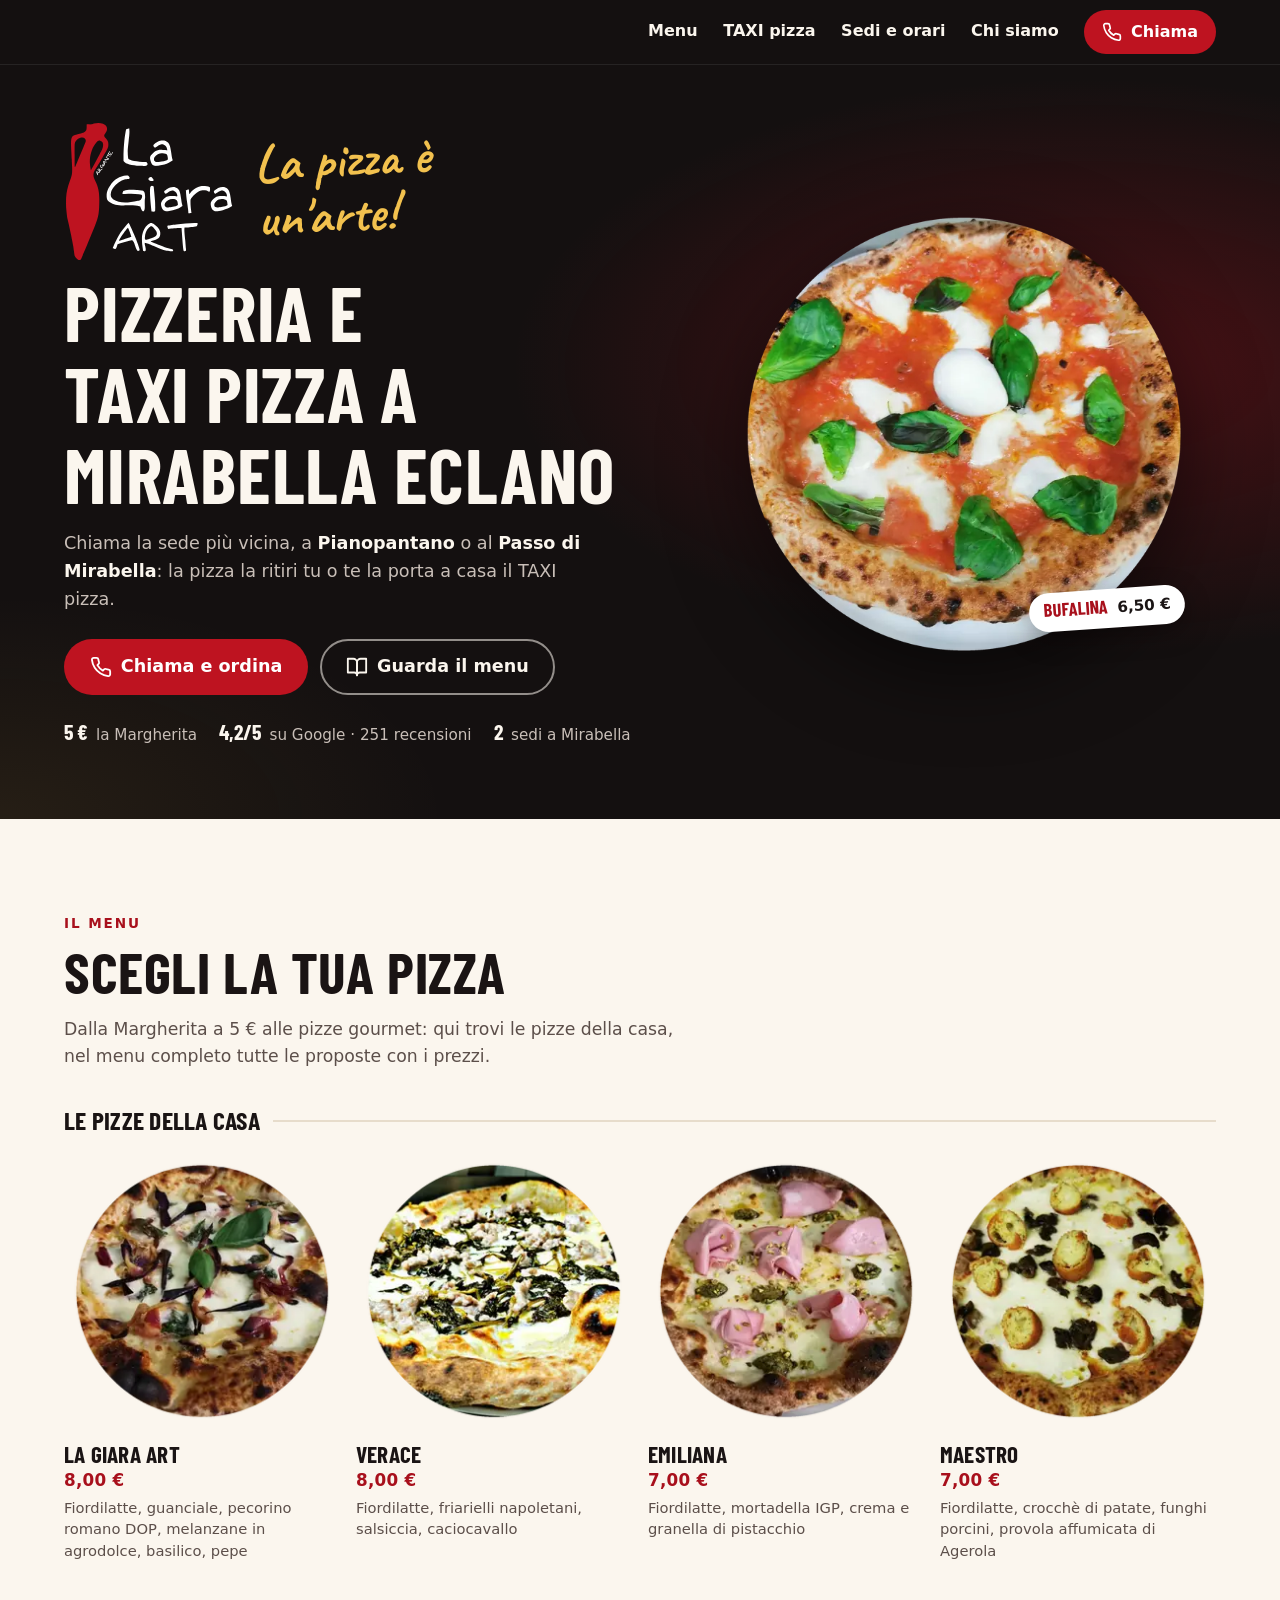
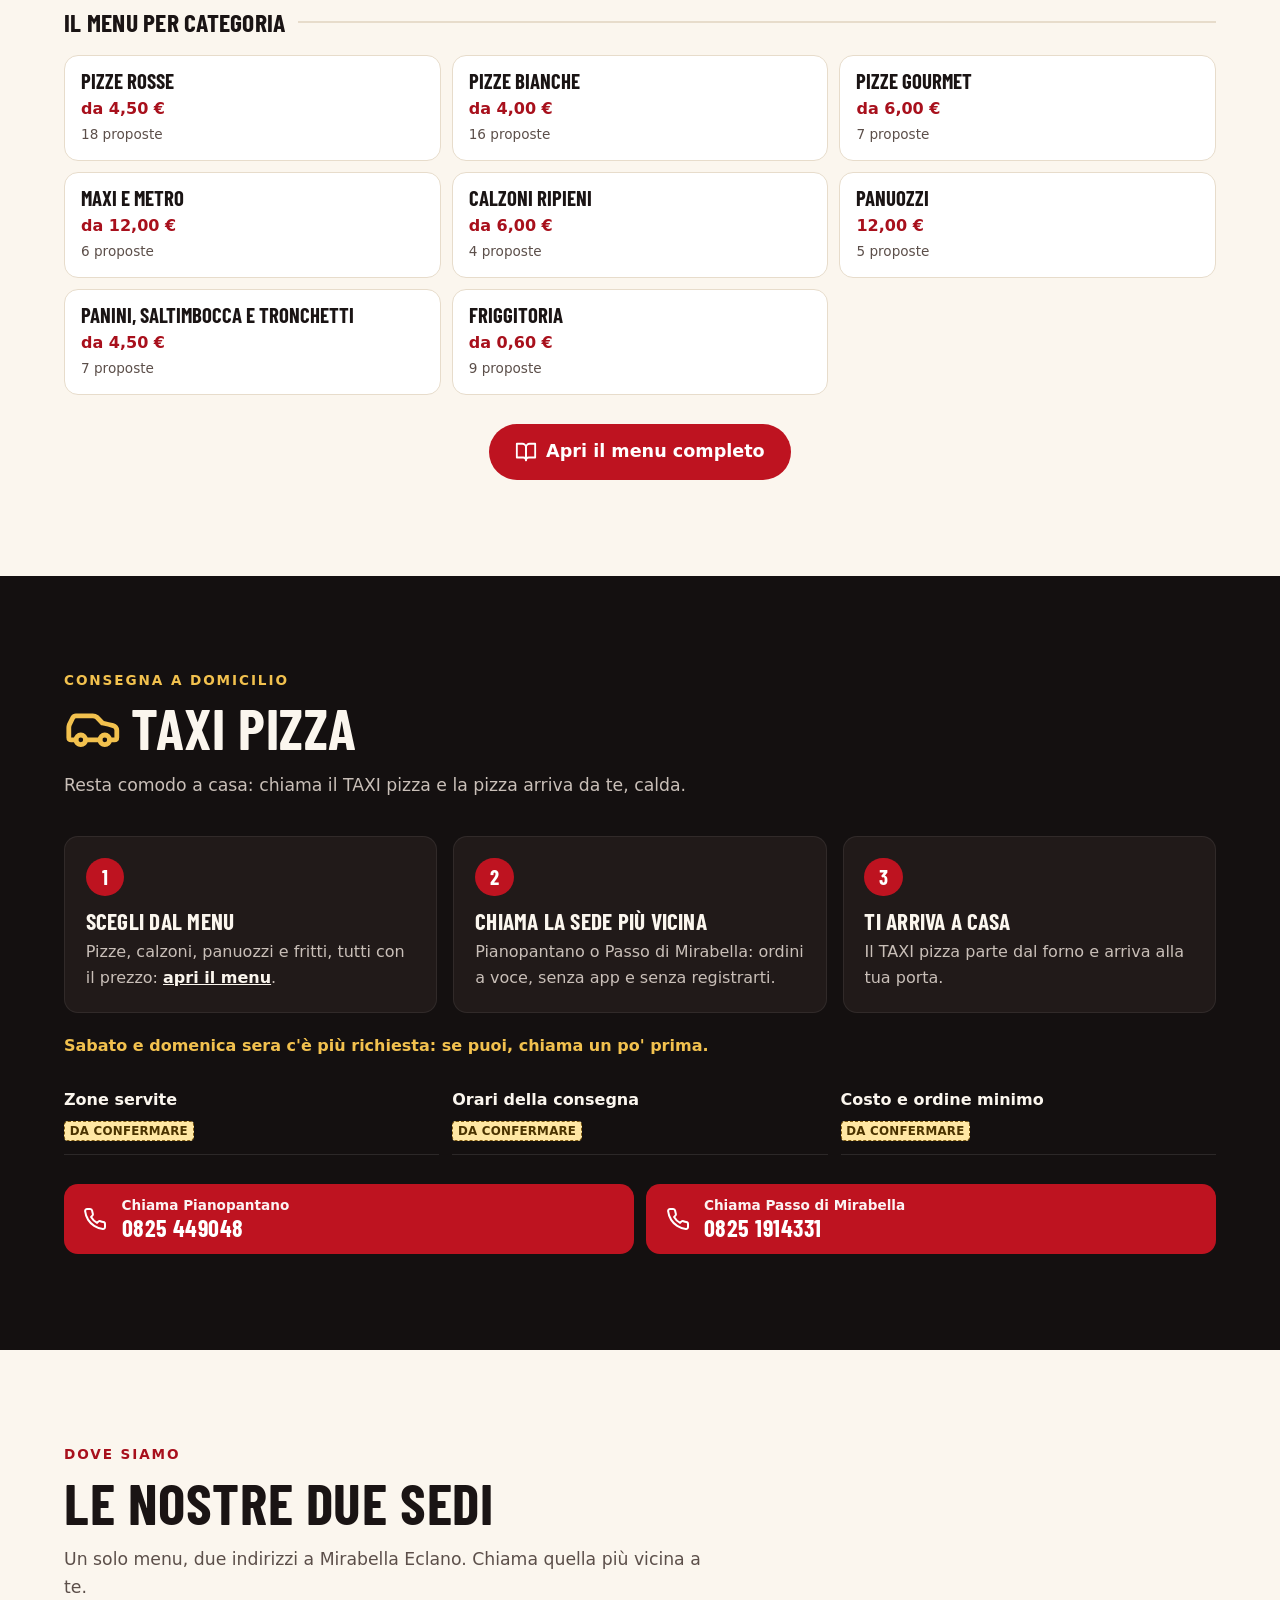
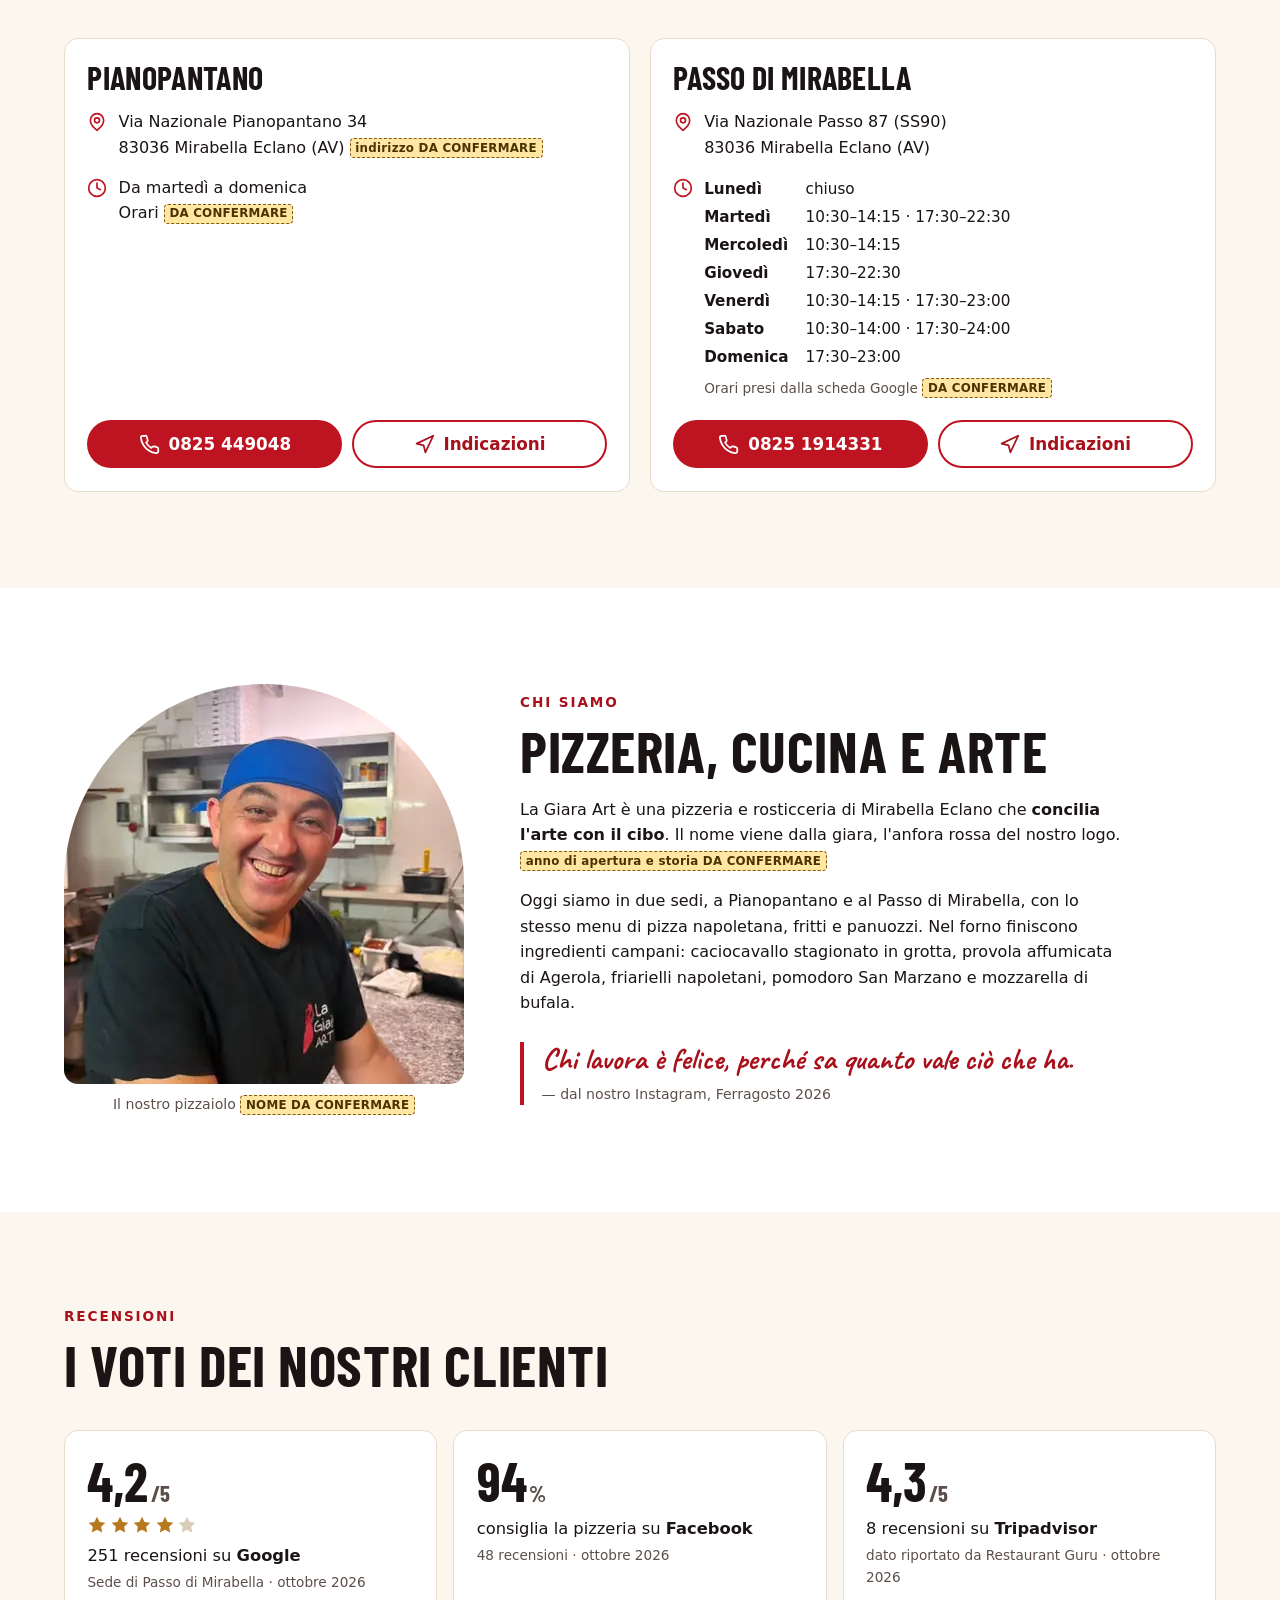
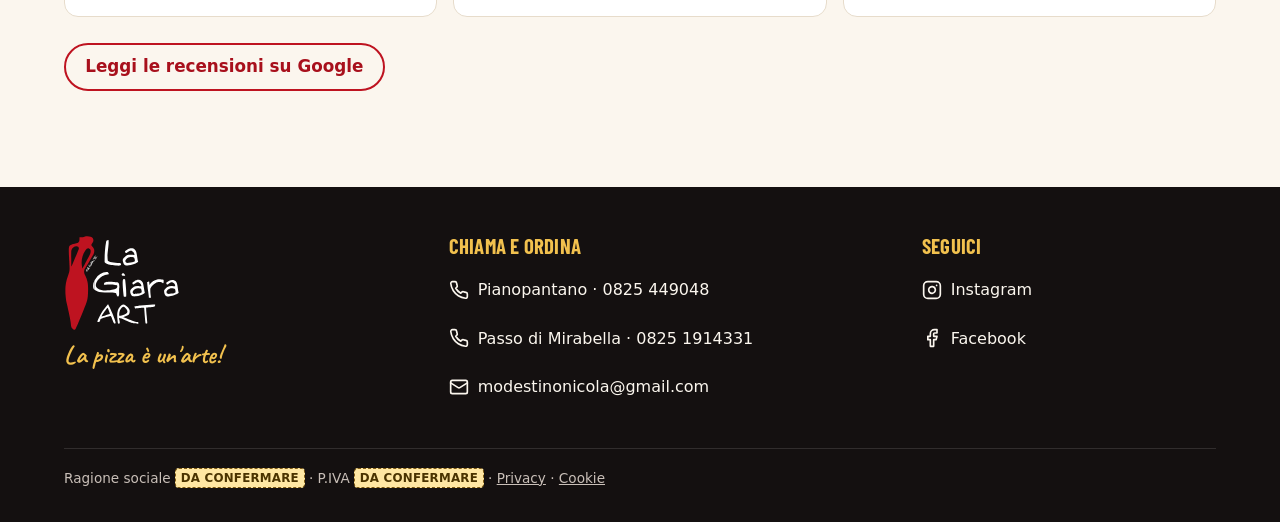
<file: index.html>
<!doctype html>
<html lang="it">
<head>
  <meta charset="utf-8">
  <meta name="viewport" content="width=device-width, initial-scale=1">
  <title>La Giara Art · Pizzeria e TAXI pizza a Mirabella Eclano (AV)</title>
  <meta name="description" content="Pizza napoletana, friggitoria e panuozzi a Pianopantano e al Passo di Mirabella. Guarda il menu con i prezzi e chiama per l'asporto o la consegna a domicilio con il TAXI pizza.">
  <!-- BOZZA: rimuovere noindex alla messa online -->
  <meta name="robots" content="noindex, nofollow">
  <!-- Dominio DA CONFERMARE -->
  <link rel="canonical" href="https://www.lagiaraart.it/">
  <meta name="theme-color" content="#141010">

  <meta property="og:type" content="website">
  <meta property="og:locale" content="it_IT">
  <meta property="og:site_name" content="La Giara Art Pizzeria">
  <meta property="og:title" content="La Giara Art · La pizza è un'arte!">
  <meta property="og:description" content="Pizzeria e TAXI pizza a Mirabella Eclano: Pianopantano 0825 449048 · Passo di Mirabella 0825 1914331.">
  <meta property="og:url" content="https://www.lagiaraart.it/">
  <meta property="og:image" content="https://www.lagiaraart.it/img/og-giara.jpg">
  <meta property="og:image:width" content="1200">
  <meta property="og:image:height" content="630">
  <meta property="og:image:alt" content="Logo La Giara Art e pizza bufalina">
  <meta name="twitter:card" content="summary_large_image">

  <link rel="icon" href="favicon.svg" type="image/svg+xml">
  <link rel="preload" href="fonts/barlow-condensed-700-latin.woff2" as="font" type="font/woff2" crossorigin>
  <link rel="preload" as="image" type="image/webp" fetchpriority="high"
        imagesrcset="img/pizza-bufalina-400.webp 400w, img/pizza-bufalina-640.webp 640w, img/pizza-bufalina-900.webp 900w"
        imagesizes="(min-width: 900px) 460px, 66vw">
  <link rel="stylesheet" href="style.css">
  <script>document.documentElement.className = 'js';</script>

  <script type="application/ld+json">
  {
    "@context": "https://schema.org",
    "@graph": [
      {
        "@type": "Restaurant",
        "@id": "https://www.lagiaraart.it/#brand",
        "name": "La Giara Art Pizzeria",
        "alternateName": "La Giara Art",
        "slogan": "La pizza è un'arte!",
        "url": "https://www.lagiaraart.it/",
        "logo": "https://www.lagiaraart.it/img/logo-giara.svg",
        "image": "https://www.lagiaraart.it/img/og-giara.jpg",
        "email": "modestinonicola@gmail.com",
        "telephone": "+390825449048",
        "servesCuisine": ["Pizza", "Pizza napoletana", "Friggitoria"],
        "priceRange": "€",
        "acceptsReservations": "False",
        "address": {
          "@type": "PostalAddress",
          "streetAddress": "Via Nazionale Pianopantano 34",
          "postalCode": "83036",
          "addressLocality": "Mirabella Eclano",
          "addressRegion": "AV",
          "addressCountry": "IT"
        },
        "sameAs": [
          "https://www.instagram.com/la_giara_art_pizzeria/",
          "https://www.facebook.com/pizzerialagiaraart"
        ],
        "hasMenu": "https://www.lagiaraart.it/menu.html",
        "department": [
          { "@id": "https://www.lagiaraart.it/#pianopantano" },
          { "@id": "https://www.lagiaraart.it/#passo" }
        ]
      },
      {
        "@type": "Restaurant",
        "@id": "https://www.lagiaraart.it/#pianopantano",
        "name": "La Giara Art Pizzeria · Pianopantano",
        "url": "https://www.lagiaraart.it/#sedi",
        "telephone": "+390825449048",
        "servesCuisine": "Pizza",
        "priceRange": "€",
        "hasMenu": "https://www.lagiaraart.it/menu.html",
        "address": {
          "@type": "PostalAddress",
          "streetAddress": "Via Nazionale Pianopantano 34",
          "postalCode": "83036",
          "addressLocality": "Mirabella Eclano",
          "addressRegion": "AV",
          "addressCountry": "IT"
        }
      },
      {
        "@type": "Restaurant",
        "@id": "https://www.lagiaraart.it/#passo",
        "name": "La Giara Art Pizzeria · Passo di Mirabella",
        "url": "https://www.lagiaraart.it/#sedi",
        "telephone": "+3908251914331",
        "servesCuisine": "Pizza",
        "priceRange": "€",
        "hasMenu": "https://www.lagiaraart.it/menu.html",
        "address": {
          "@type": "PostalAddress",
          "streetAddress": "Via Nazionale Passo 87 (SS90)",
          "postalCode": "83036",
          "addressLocality": "Mirabella Eclano",
          "addressRegion": "AV",
          "addressCountry": "IT"
        },
        "geo": { "@type": "GeoCoordinates", "latitude": 41.0549209, "longitude": 15.0167925 }
      }
    ]
  }
  </script>
</head>
<body>
  <!-- Icone (stile Lucide) -->
  <svg width="0" height="0" style="position:absolute" aria-hidden="true">
    <symbol id="i-phone" viewBox="0 0 24 24"><path d="M22 16.92v3a2 2 0 0 1-2.18 2 19.8 19.8 0 0 1-8.63-3.07 19.5 19.5 0 0 1-6-6A19.8 19.8 0 0 1 2.12 4.18 2 2 0 0 1 4.11 2h3a2 2 0 0 1 2 1.72c.13.96.36 1.9.7 2.81a2 2 0 0 1-.45 2.11L8.09 9.91a16 16 0 0 0 6 6l1.27-1.27a2 2 0 0 1 2.11-.45c.9.34 1.85.57 2.81.7A2 2 0 0 1 22 16.92z"/></symbol>
    <symbol id="i-pin" viewBox="0 0 24 24"><path d="M20 10c0 6-8 12-8 12s-8-6-8-12a8 8 0 0 1 16 0Z"/><circle cx="12" cy="10" r="3"/></symbol>
    <symbol id="i-clock" viewBox="0 0 24 24"><circle cx="12" cy="12" r="10"/><path d="M12 6v6l4 2"/></symbol>
    <symbol id="i-car" viewBox="0 0 24 24"><path d="M19 17h2c.6 0 1-.4 1-1v-3c0-.9-.7-1.7-1.5-1.9C18.7 10.6 16 10 16 10s-1.3-1.4-2.2-2.3c-.5-.4-1.1-.7-1.8-.7H5c-.6 0-1.1.4-1.4.9l-1.4 2.9A3.7 3.7 0 0 0 2 12v4c0 .6.4 1 1 1h2"/><circle cx="7" cy="17" r="2"/><path d="M9 17h6"/><circle cx="17" cy="17" r="2"/></symbol>
    <symbol id="i-book" viewBox="0 0 24 24"><path d="M2 3h6a4 4 0 0 1 4 4v14a3 3 0 0 0-3-3H2z"/><path d="M22 3h-6a4 4 0 0 0-4 4v14a3 3 0 0 1 3-3h7z"/></symbol>
    <symbol id="i-nav" viewBox="0 0 24 24"><path d="M3 11l19-9-9 19-2-8-8-2z"/></symbol>
    <symbol id="i-chev" viewBox="0 0 24 24"><path d="m6 9 6 6 6-6"/></symbol>
    <symbol id="i-x" viewBox="0 0 24 24"><path d="M18 6 6 18M6 6l12 12"/></symbol>
    <symbol id="i-ig" viewBox="0 0 24 24"><rect x="2" y="2" width="20" height="20" rx="5"/><path d="M16 11.37A4 4 0 1 1 12.63 8 4 4 0 0 1 16 11.37z"/><path d="M17.5 6.5h.01"/></symbol>
    <symbol id="i-fb" viewBox="0 0 24 24"><path d="M18 2h-3a5 5 0 0 0-5 5v3H7v4h3v8h4v-8h3l1-4h-4V7a1 1 0 0 1 1-1h3z"/></symbol>
    <symbol id="i-mail" viewBox="0 0 24 24"><rect x="2" y="4" width="20" height="16" rx="2"/><path d="m22 7-8.97 5.7a1.94 1.94 0 0 1-2.06 0L2 7"/></symbol>
    <symbol id="i-star" viewBox="0 0 24 24"><path fill="currentColor" stroke="none" d="M12 2l3.09 6.26L22 9.27l-5 4.87 1.18 6.88L12 17.77l-6.18 3.25L7 14.14 2 9.27l6.91-1.01L12 2z"/></symbol>
    <symbol id="i-qr" viewBox="0 0 24 24"><rect x="3" y="3" width="7" height="7" rx="1"/><rect x="14" y="3" width="7" height="7" rx="1"/><rect x="3" y="14" width="7" height="7" rx="1"/><path d="M14 14h3v3h-3zM20 14v.01M14 20h.01M17 20h4v-3"/></symbol>
  </svg>

  <a class="skip" href="#hero-title">Vai al contenuto</a>

  <header class="top">
    <div class="wrap top__in">
      <a class="top__logo" href="#" aria-label="La Giara Art, torna su">
        <img src="img/logo-giara-light.svg" width="58" height="48" alt="La Giara Art">
      </a>
      <nav class="top__nav" aria-label="Sezioni">
        <a href="menu.html">Menu</a>
        <a href="#taxi">TAXI pizza</a>
        <a href="#sedi">Sedi e orari</a>
        <a href="#chi-siamo">Chi siamo</a>
      </nav>
      <a class="btn btn--red btn--sm top__call" href="#sedi" data-call>
        <svg class="i" aria-hidden="true"><use href="#i-phone"/></svg>Chiama
      </a>
    </div>
  </header>

  <main>
    <!-- 1. HERO -->
    <section class="hero" aria-labelledby="hero-title">
      <div class="wrap hero__in">
        <div class="hero__text">
          <div class="hero__brand">
            <img class="hero__logo" src="img/logo-giara-light.svg" width="170" height="141" alt="La Giara Art">
            <p class="hero__claim">La pizza è un'arte!</p>
          </div>
          <h1 id="hero-title">Pizzeria e TAXI pizza a Mirabella Eclano</h1>
          <p class="hero__lead">Chiama la sede più vicina, a <strong>Pianopantano</strong> o al <strong>Passo di Mirabella</strong>: la pizza la ritiri tu o te la porta a casa il TAXI pizza.</p>
          <div class="hero__cta">
            <a class="btn btn--red btn--lg" href="#sedi" data-call>
              <svg class="i" aria-hidden="true"><use href="#i-phone"/></svg>Chiama e ordina
            </a>
            <a class="btn btn--ghost btn--lg" href="menu.html">
              <svg class="i" aria-hidden="true"><use href="#i-book"/></svg>Guarda il menu
            </a>
          </div>
          <ul class="hero__facts">
            <li><strong data-prezzo="Margherita" data-formato="breve">5 €</strong> la Margherita</li>
            <li><strong>4,2/5</strong> su Google · 251 recensioni</li>
            <li><strong>2</strong> sedi a Mirabella</li>
          </ul>
        </div>
        <div class="hero__pic">
          <img src="img/pizza-bufalina-640.webp"
               srcset="img/pizza-bufalina-400.webp 400w, img/pizza-bufalina-640.webp 640w, img/pizza-bufalina-900.webp 900w"
               sizes="(min-width: 900px) 460px, 66vw"
               width="640" height="640" fetchpriority="high" decoding="async"
               alt="Pizza Bufalina della Giara Art con pomodoro San Marzano, mozzarella di bufala e basilico">
          <p class="hero__tag"><span>Bufalina</span> <b data-prezzo="Bufalina">6,50 €</b></p>
        </div>
      </div>
    </section>

    <!-- 2. MENU (vetrina: il menu completo è in menu.html) -->
    <section class="section menu" id="menu" aria-labelledby="menu-title">
      <div class="wrap">
        <header class="sec-head">
          <p class="eyebrow">Il menu</p>
          <h2 id="menu-title">Scegli la tua pizza</h2>
          <p class="sec-head__lead">Dalla Margherita a 5 € alle pizze gourmet: qui trovi le pizze della casa, nel menu completo tutte le proposte con i prezzi.</p>
        </header>

        <h3 class="menu__sub">Le pizze della casa</h3>
        <ul class="signature">
          <li class="sig">
            <img src="img/pizza-la-giara-art-280.webp" srcset="img/pizza-la-giara-art-280.webp 280w, img/pizza-la-giara-art-440.webp 440w" sizes="(min-width: 900px) 220px, 40vw" width="280" height="280" loading="lazy" decoding="async" alt="Pizza La Giara Art con guanciale, pecorino e melanzane in agrodolce">
            <h4>La Giara Art <span data-prezzo="La Giara Art">8,00 €</span></h4>
            <p>Fiordilatte, guanciale, pecorino romano DOP, melanzane in agrodolce, basilico, pepe</p>
          </li>
          <li class="sig">
            <img src="img/pizza-verace-280.webp" srcset="img/pizza-verace-280.webp 280w, img/pizza-verace-440.webp 440w" sizes="(min-width: 900px) 220px, 40vw" width="280" height="280" loading="lazy" decoding="async" alt="Pizza Verace con friarielli, salsiccia e caciocavallo">
            <h4>Verace <span data-prezzo="Verace">8,00 €</span></h4>
            <p>Fiordilatte, friarielli napoletani, salsiccia, caciocavallo</p>
          </li>
          <li class="sig">
            <img src="img/pizza-emiliana-280.webp" srcset="img/pizza-emiliana-280.webp 280w, img/pizza-emiliana-440.webp 440w" sizes="(min-width: 900px) 220px, 40vw" width="280" height="280" loading="lazy" decoding="async" alt="Pizza Emiliana con mortadella e pistacchio">
            <h4>Emiliana <span data-prezzo="Emiliana">7,00 €</span></h4>
            <p>Fiordilatte, mortadella IGP, crema e granella di pistacchio</p>
          </li>
          <li class="sig">
            <img src="img/pizza-maestro-280.webp" srcset="img/pizza-maestro-280.webp 280w, img/pizza-maestro-440.webp 440w" sizes="(min-width: 900px) 220px, 40vw" width="280" height="280" loading="lazy" decoding="async" alt="Pizza Maestro con crocchè di patate, porcini e provola">
            <h4>Maestro <span data-prezzo="Maestro">7,00 €</span></h4>
            <p>Fiordilatte, crocchè di patate, funghi porcini, provola affumicata di Agerola</p>
          </li>
        </ul>

        <h3 class="menu__sub">Il menu per categoria</h3>
        <ul class="cats">
<!-- MENU:vetrina -->
          <li><a class="cat" href="menu.html#m-rosse"><span class="cat__name">Pizze rosse</span><span class="cat__price">da 4,50 €</span><span class="cat__n">18 proposte</span></a></li>
          <li><a class="cat" href="menu.html#m-bianche"><span class="cat__name">Pizze bianche</span><span class="cat__price">da 4,00 €</span><span class="cat__n">16 proposte</span></a></li>
          <li><a class="cat" href="menu.html#m-gourmet"><span class="cat__name">Pizze gourmet</span><span class="cat__price">da 6,00 €</span><span class="cat__n">7 proposte</span></a></li>
          <li><a class="cat" href="menu.html#m-metro"><span class="cat__name">Maxi e metro</span><span class="cat__price">da 12,00 €</span><span class="cat__n">6 proposte</span></a></li>
          <li><a class="cat" href="menu.html#m-calzoni"><span class="cat__name">Calzoni ripieni</span><span class="cat__price">da 6,00 €</span><span class="cat__n">4 proposte</span></a></li>
          <li><a class="cat" href="menu.html#m-panuozzi"><span class="cat__name">Panuozzi</span><span class="cat__price">12,00 €</span><span class="cat__n">5 proposte</span></a></li>
          <li><a class="cat" href="menu.html#m-panini"><span class="cat__name">Panini, saltimbocca e tronchetti</span><span class="cat__price">da 4,50 €</span><span class="cat__n">7 proposte</span></a></li>
          <li><a class="cat" href="menu.html#m-friggitoria"><span class="cat__name">Friggitoria</span><span class="cat__price">da 0,60 €</span><span class="cat__n">9 proposte</span></a></li>
<!-- /MENU:vetrina -->
        </ul>
        <p class="menu__more">
          <a class="btn btn--red btn--lg" href="menu.html"><svg class="i" aria-hidden="true"><use href="#i-book"/></svg>Apri il menu completo</a>
        </p>
      </div>
    </section>

    <!-- 3. TAXI PIZZA -->
    <section class="section taxi" id="taxi" aria-labelledby="taxi-title">
      <div class="wrap">
        <header class="sec-head sec-head--dark">
          <p class="eyebrow">Consegna a domicilio</p>
          <h2 id="taxi-title"><svg class="i taxi__icon" aria-hidden="true"><use href="#i-car"/></svg>TAXI pizza</h2>
          <p class="sec-head__lead">Resta comodo a casa: chiama il TAXI pizza e la pizza arriva da te, calda.</p>
        </header>
        <ol class="steps">
          <li><span class="steps__n">1</span><h3>Scegli dal menu</h3><p>Pizze, calzoni, panuozzi e fritti, tutti con il prezzo: <a href="menu.html">apri il menu</a>.</p></li>
          <li><span class="steps__n">2</span><h3>Chiama la sede più vicina</h3><p>Pianopantano o Passo di Mirabella: ordini a voce, senza app e senza registrarti.</p></li>
          <li><span class="steps__n">3</span><h3>Ti arriva a casa</h3><p>Il TAXI pizza parte dal forno e arriva alla tua porta.</p></li>
        </ol>
        <p class="taxi__tip">Sabato e domenica sera c'è più richiesta: se puoi, chiama un po' prima.</p>
        <dl class="taxi__info">
          <div><dt>Zone servite</dt><dd><span class="tbc">DA CONFERMARE</span></dd></div>
          <div><dt>Orari della consegna</dt><dd><span class="tbc">DA CONFERMARE</span></dd></div>
          <div><dt>Costo e ordine minimo</dt><dd><span class="tbc">DA CONFERMARE</span></dd></div>
        </dl>
        <div class="callpair">
          <a class="callbtn" href="tel:+390825449048">
            <svg class="i" aria-hidden="true"><use href="#i-phone"/></svg>
            <span><small>Chiama Pianopantano</small>0825 449048</span>
          </a>
          <a class="callbtn" href="tel:+3908251914331">
            <svg class="i" aria-hidden="true"><use href="#i-phone"/></svg>
            <span><small>Chiama Passo di Mirabella</small>0825 1914331</span>
          </a>
        </div>
      </div>
    </section>

    <!-- 4. SEDI -->
    <section class="section sedi" id="sedi" aria-labelledby="sedi-title">
      <div class="wrap">
        <header class="sec-head">
          <p class="eyebrow">Dove siamo</p>
          <h2 id="sedi-title">Le nostre due sedi</h2>
          <p class="sec-head__lead">Un solo menu, due indirizzi a Mirabella Eclano. Chiama quella più vicina a te.</p>
        </header>
        <div class="sedi__grid">
          <article class="sede" id="sede-pianopantano">
            <h3>Pianopantano</h3>
            <p class="sede__row"><svg class="i" aria-hidden="true"><use href="#i-pin"/></svg><span>Via Nazionale Pianopantano 34<br>83036 Mirabella Eclano (AV) <span class="tbc">indirizzo DA CONFERMARE</span></span></p>
            <p class="sede__row"><svg class="i" aria-hidden="true"><use href="#i-clock"/></svg><span>Da martedì a domenica<br>Orari <span class="tbc">DA CONFERMARE</span></span></p>
            <div class="sede__cta">
              <a class="btn btn--red" href="tel:+390825449048"><svg class="i" aria-hidden="true"><use href="#i-phone"/></svg>0825 449048</a>
              <a class="btn btn--line" href="https://www.google.com/maps/search/?api=1&amp;query=Via+Nazionale+Pianopantano+34+83036+Mirabella+Eclano+AV" target="_blank" rel="noopener"><svg class="i" aria-hidden="true"><use href="#i-nav"/></svg>Indicazioni<span class="sr"> per Pianopantano (Google Maps)</span></a>
            </div>
          </article>
          <article class="sede" id="sede-passo">
            <h3>Passo di Mirabella</h3>
            <p class="sede__row"><svg class="i" aria-hidden="true"><use href="#i-pin"/></svg><span>Via Nazionale Passo 87 (SS90)<br>83036 Mirabella Eclano (AV)</span></p>
            <div class="sede__row"><svg class="i" aria-hidden="true"><use href="#i-clock"/></svg>
              <div>
                <table class="hours">
                  <caption class="sr">Orari della sede di Passo di Mirabella</caption>
                  <tbody>
                    <tr><th scope="row">Lunedì</th><td>chiuso</td></tr>
                    <tr><th scope="row">Martedì</th><td>10:30–14:15 · 17:30–22:30</td></tr>
                    <tr><th scope="row">Mercoledì</th><td>10:30–14:15</td></tr>
                    <tr><th scope="row">Giovedì</th><td>17:30–22:30</td></tr>
                    <tr><th scope="row">Venerdì</th><td>10:30–14:15 · 17:30–23:00</td></tr>
                    <tr><th scope="row">Sabato</th><td>10:30–14:00 · 17:30–24:00</td></tr>
                    <tr><th scope="row">Domenica</th><td>17:30–23:00</td></tr>
                  </tbody>
                </table>
                <p class="hours__src">Orari presi dalla scheda Google <span class="tbc">DA CONFERMARE</span></p>
              </div>
            </div>
            <div class="sede__cta">
              <a class="btn btn--red" href="tel:+3908251914331"><svg class="i" aria-hidden="true"><use href="#i-phone"/></svg>0825 1914331</a>
              <a class="btn btn--line" href="https://www.google.com/maps/search/?api=1&amp;query=Pizzeria+La+Giara+Passo+Eclano+SS90+87+Mirabella+Eclano" target="_blank" rel="noopener"><svg class="i" aria-hidden="true"><use href="#i-nav"/></svg>Indicazioni<span class="sr"> per Passo di Mirabella (Google Maps)</span></a>
            </div>
          </article>
        </div>
      </div>
    </section>

    <!-- 5. CHI SIAMO -->
    <section class="section about" id="chi-siamo" aria-labelledby="about-title">
      <div class="wrap about__in">
        <figure class="about__pic">
          <img src="img/pizzaiolo-400.webp" srcset="img/pizzaiolo-400.webp 400w, img/pizzaiolo-640.webp 640w" sizes="(min-width: 900px) 400px, 70vw" width="400" height="400" loading="lazy" decoding="async" alt="Il pizzaiolo della Giara Art sorride in laboratorio">
          <figcaption>Il nostro pizzaiolo <span class="tbc">NOME DA CONFERMARE</span></figcaption>
        </figure>
        <div class="about__text">
          <p class="eyebrow">Chi siamo</p>
          <h2 id="about-title">Pizzeria, cucina e arte</h2>
          <p>La Giara Art è una pizzeria e rosticceria di Mirabella Eclano che <strong>concilia l'arte con il cibo</strong>. Il nome viene dalla giara, l'anfora rossa del nostro logo. <span class="tbc">anno di apertura e storia DA CONFERMARE</span></p>
          <p>Oggi siamo in due sedi, a Pianopantano e al Passo di Mirabella, con lo stesso menu di pizza napoletana, fritti e panuozzi. Nel forno finiscono ingredienti campani: caciocavallo stagionato in grotta, provola affumicata di Agerola, friarielli napoletani, pomodoro San Marzano e mozzarella di bufala.</p>
          <blockquote class="about__quote">
            <p>Chi lavora è felice, perché sa quanto vale ciò che ha.</p>
            <footer>— dal nostro Instagram, Ferragosto 2026</footer>
          </blockquote>
        </div>
      </div>
    </section>

    <!-- 6. RECENSIONI -->
    <section class="section reviews" id="recensioni" aria-labelledby="rev-title">
      <div class="wrap">
        <header class="sec-head">
          <p class="eyebrow">Recensioni</p>
          <h2 id="rev-title">I voti dei nostri clienti</h2>
        </header>
        <ul class="scores">
          <li class="score">
            <p class="score__val">4,2<small>/5</small></p>
            <p class="score__stars" aria-hidden="true"><svg class="i"><use href="#i-star"/></svg><svg class="i"><use href="#i-star"/></svg><svg class="i"><use href="#i-star"/></svg><svg class="i"><use href="#i-star"/></svg><svg class="i i--dim"><use href="#i-star"/></svg></p>
            <p class="score__n">251 recensioni su <strong>Google</strong></p>
            <p class="score__src">Sede di Passo di Mirabella · ottobre 2026</p>
          </li>
          <li class="score">
            <p class="score__val">94<small>%</small></p>
            <p class="score__n">consiglia la pizzeria su <strong>Facebook</strong></p>
            <p class="score__src">48 recensioni · ottobre 2026</p>
          </li>
          <li class="score">
            <p class="score__val">4,3<small>/5</small></p>
            <p class="score__n">8 recensioni su <strong>Tripadvisor</strong></p>
            <p class="score__src">dato riportato da Restaurant Guru · ottobre 2026</p>
          </li>
        </ul>
        <p class="reviews__cta">
          <a class="btn btn--line" href="https://www.google.com/maps/search/?api=1&amp;query=Pizzeria+La+Giara+Passo+Eclano" target="_blank" rel="noopener">Leggi le recensioni su Google</a>
        </p>
      </div>
    </section>
  </main>

  <!-- 7. FOOTER -->
  <footer class="foot">
    <div class="wrap">
      <div class="foot__grid">
        <div>
          <img src="img/logo-giara-light.svg" width="116" height="96" alt="La Giara Art" loading="lazy">
          <p class="foot__claim">La pizza è un'arte!</p>
        </div>
        <div>
          <h2>Chiama e ordina</h2>
          <ul>
            <li><a href="tel:+390825449048"><svg class="i" aria-hidden="true"><use href="#i-phone"/></svg>Pianopantano · 0825 449048</a></li>
            <li><a href="tel:+3908251914331"><svg class="i" aria-hidden="true"><use href="#i-phone"/></svg>Passo di Mirabella · 0825 1914331</a></li>
            <li><a href="mailto:modestinonicola@gmail.com"><svg class="i" aria-hidden="true"><use href="#i-mail"/></svg>modestinonicola@gmail.com</a></li>
          </ul>
        </div>
        <div>
          <h2>Seguici</h2>
          <ul>
            <li><a href="https://www.instagram.com/la_giara_art_pizzeria/"><svg class="i" aria-hidden="true"><use href="#i-ig"/></svg>Instagram</a></li>
            <li><a href="https://www.facebook.com/pizzerialagiaraart"><svg class="i" aria-hidden="true"><use href="#i-fb"/></svg>Facebook</a></li>
          </ul>
        </div>
      </div>
      <div class="foot__legal">
        <p>Ragione sociale <span class="tbc">DA CONFERMARE</span> · P.IVA <span class="tbc">DA CONFERMARE</span> · <a href="#">Privacy</a> · <a href="#">Cookie</a></p>
      </div>
    </div>
  </footer>

  <!-- Barra di chiamata fissa (solo smartphone) -->
  <nav class="callbar" aria-label="Chiama per ordinare">
    <a href="tel:+390825449048"><svg class="i" aria-hidden="true"><use href="#i-phone"/></svg><span>Pianopantano<small>0825 449048</small></span></a>
    <a href="tel:+3908251914331"><svg class="i" aria-hidden="true"><use href="#i-phone"/></svg><span>Passo<small>0825 1914331</small></span></a>
  </nav>

  <!-- Scelta della sede da chiamare -->
  <dialog class="pick" id="pick" aria-labelledby="pick-title">
    <form method="dialog" class="pick__close"><button aria-label="Chiudi"><svg class="i" aria-hidden="true"><use href="#i-x"/></svg></button></form>
    <h2 id="pick-title">Quale sede chiami?</h2>
    <p>Chiama la più vicina: prende l'ordine per l'asporto o il TAXI pizza.</p>
    <div class="callpair">
      <a class="callbtn" href="tel:+390825449048"><svg class="i" aria-hidden="true"><use href="#i-phone"/></svg><span><small>Pianopantano</small>0825 449048</span></a>
      <a class="callbtn" href="tel:+3908251914331"><svg class="i" aria-hidden="true"><use href="#i-phone"/></svg><span><small>Passo di Mirabella</small>0825 1914331</span></a>
    </div>
  </dialog>

  <script>
    // "Chiama": apre la scelta della sede (senza JS il link porta alla sezione Sedi)
    var pick = document.getElementById('pick');
    document.querySelectorAll('[data-call]').forEach(function (a) {
      a.addEventListener('click', function (e) {
        if (pick.showModal) { e.preventDefault(); pick.showModal(); }
      });
    });
    pick.addEventListener('click', function (e) { if (e.target === pick) pick.close(); });
    // Il logo piccolo in alto compare quando l'hero esce dallo schermo
    var topbar = document.querySelector('.top');
    if ('IntersectionObserver' in window) {
      new IntersectionObserver(function (en) { topbar.classList.toggle('top--logo', !en[0].isIntersecting); }, { rootMargin: '-64px 0px 0px 0px' }).observe(document.querySelector('.hero__logo'));
    } else { topbar.classList.add('top--logo'); }
  </script>
</body>
</html>
</file>
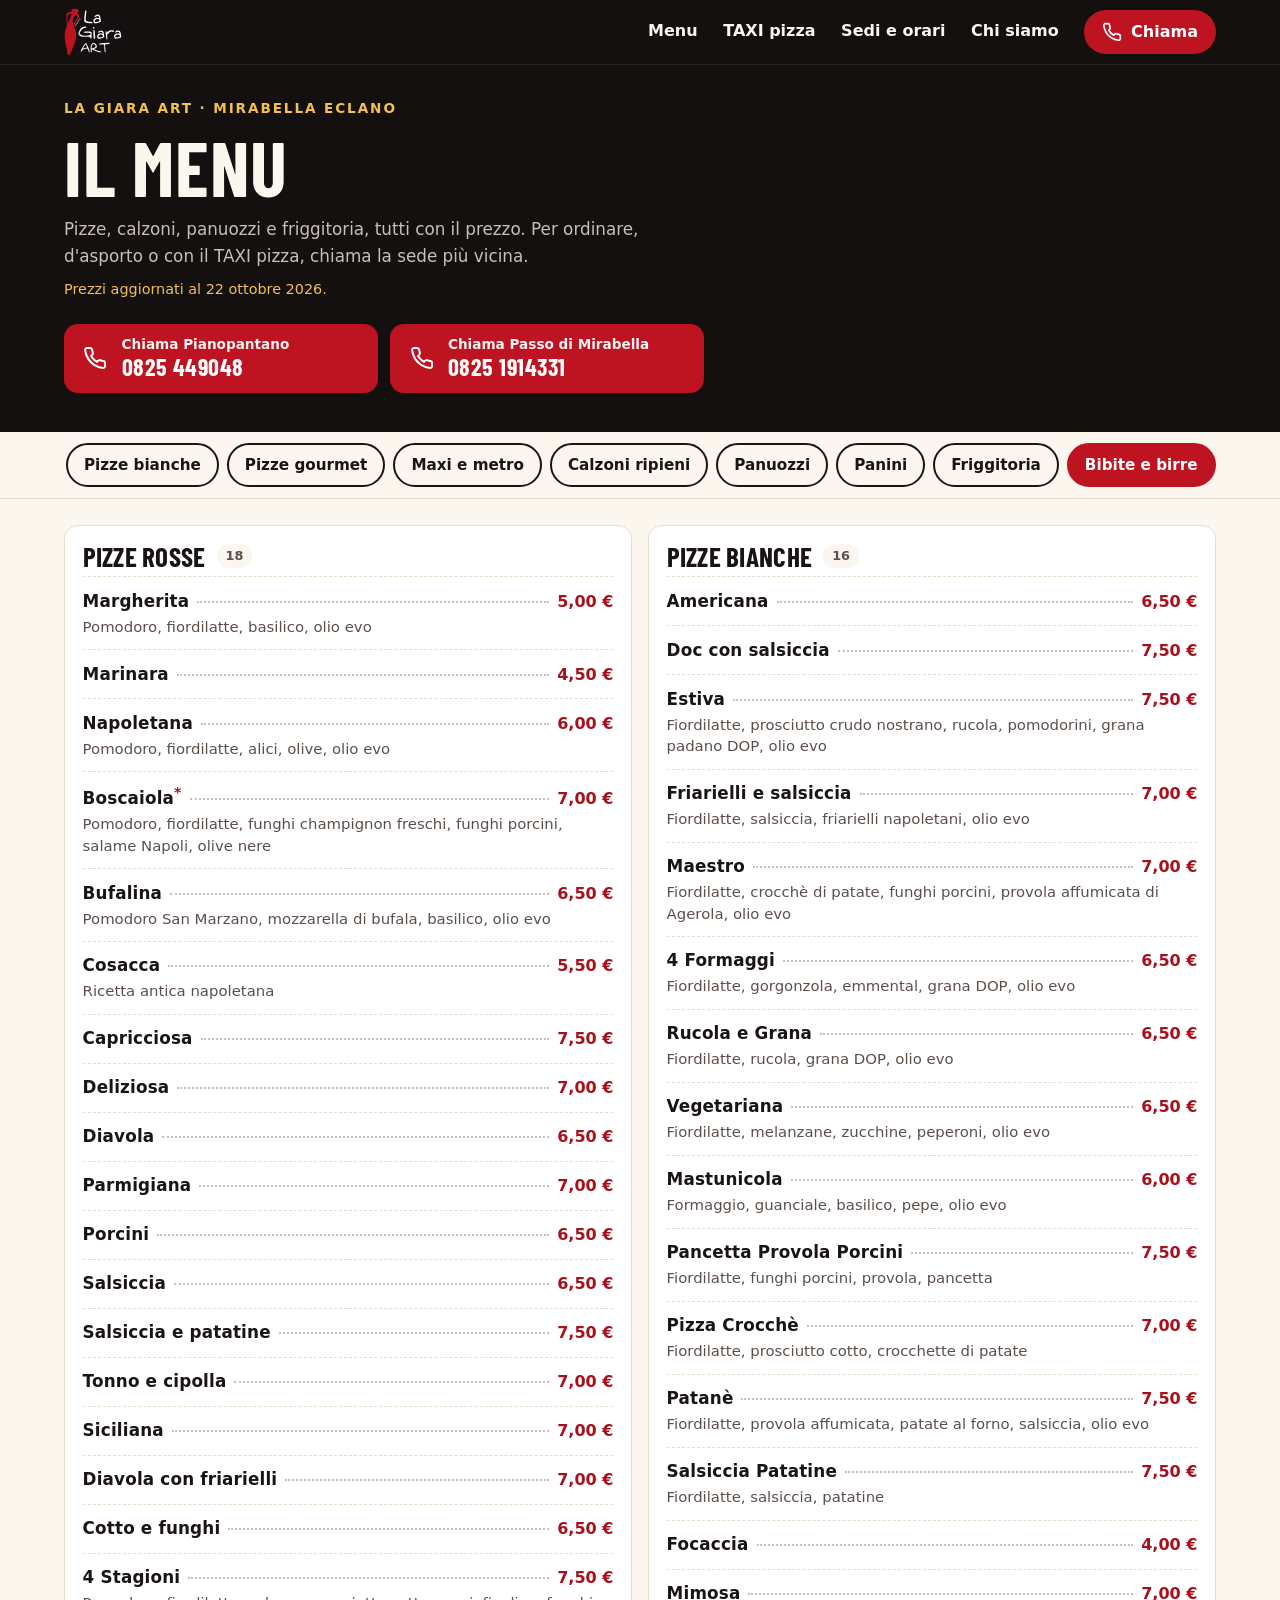
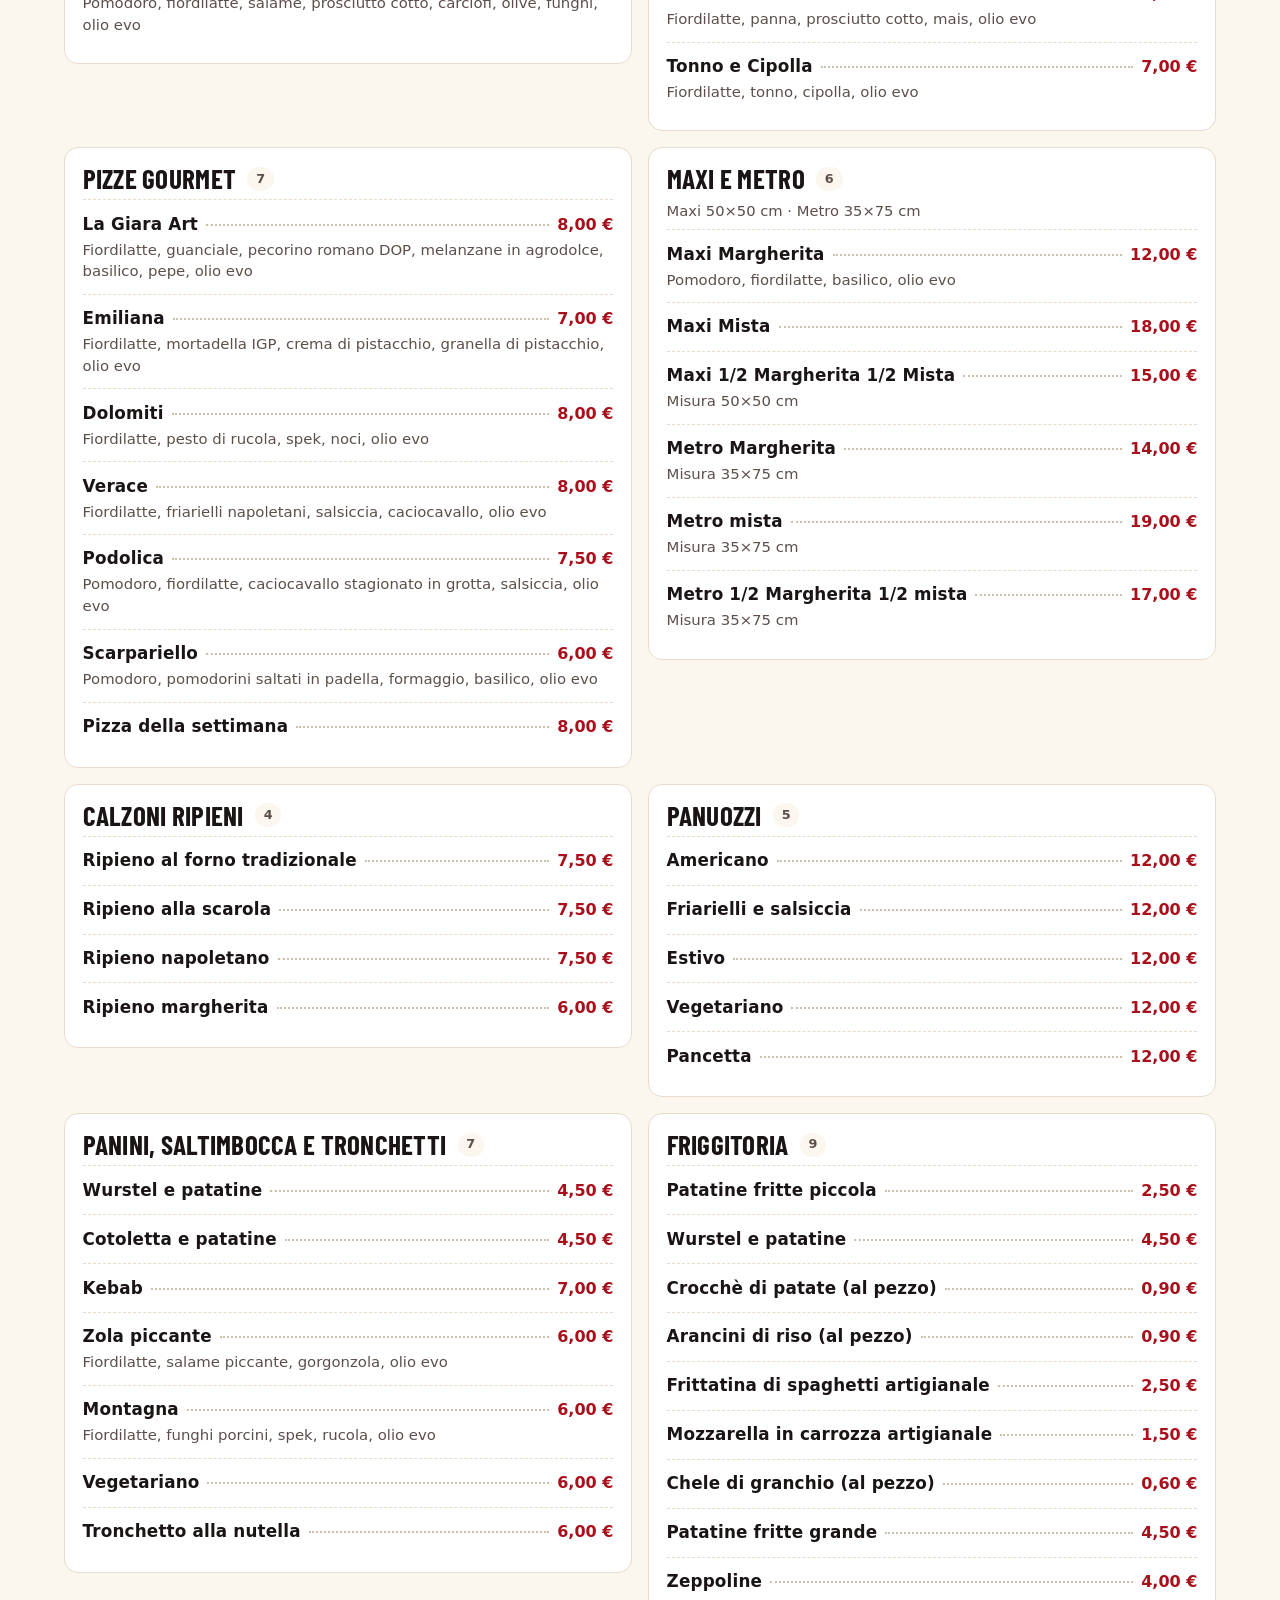
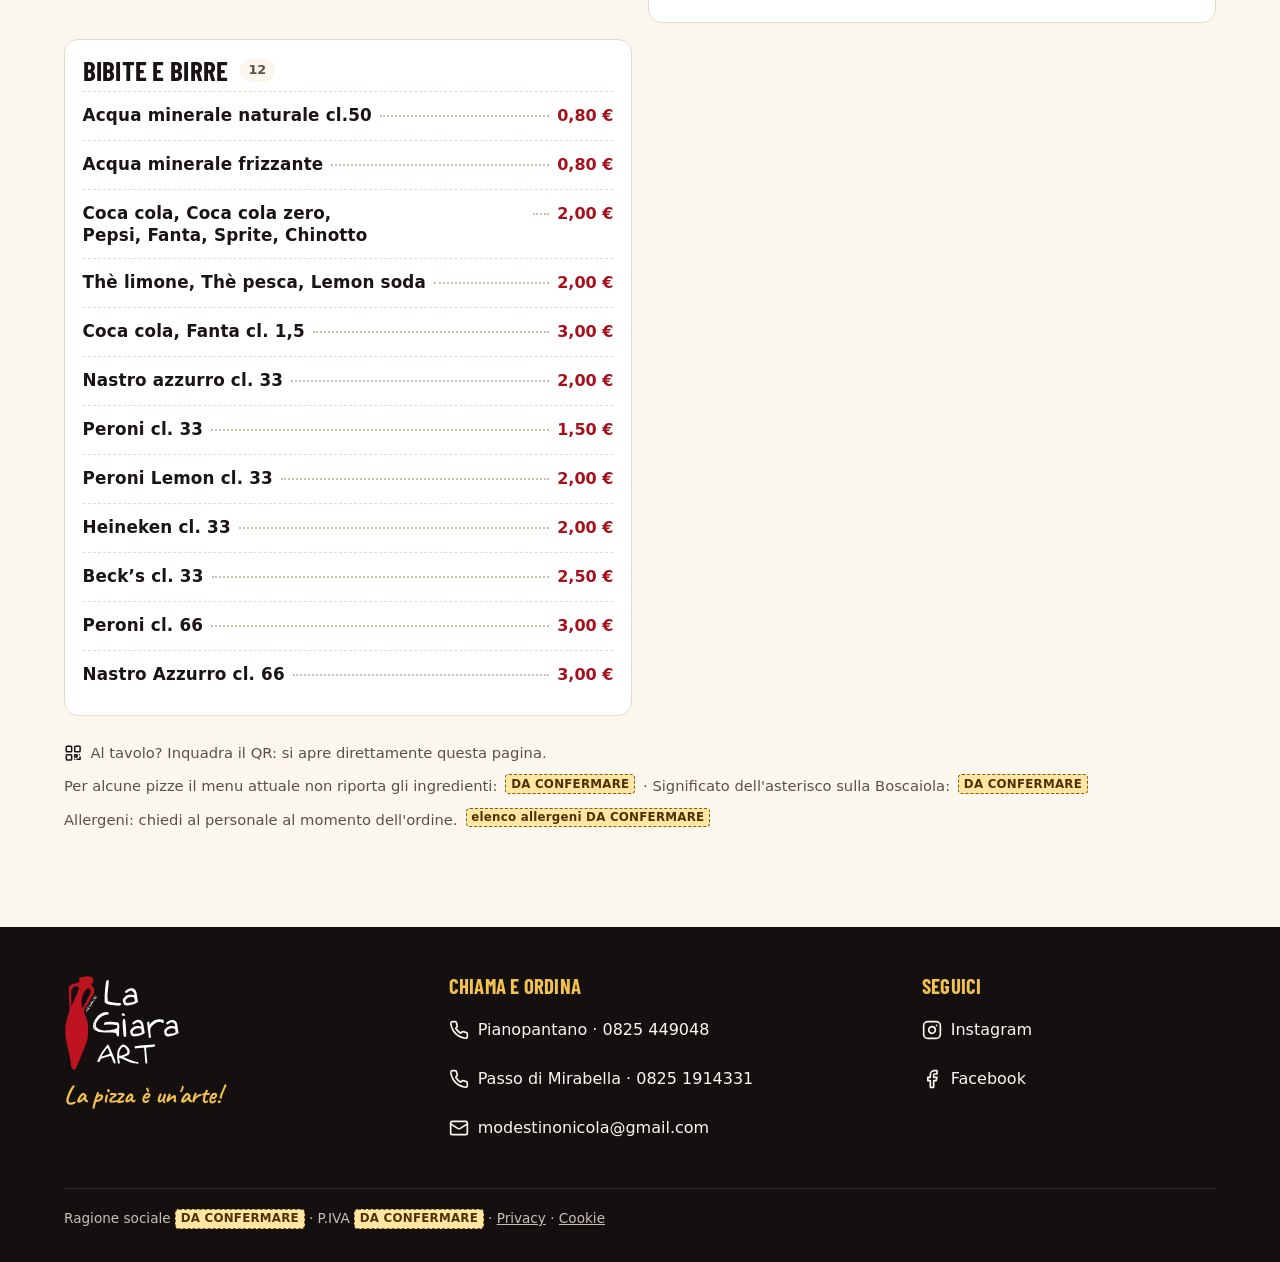
<file: menu.html>
<!doctype html>
<html lang="it">
<head>
  <meta charset="utf-8">
  <meta name="viewport" content="width=device-width, initial-scale=1">
  <title>Menu e prezzi · La Giara Art Pizzeria, Mirabella Eclano</title>
  <meta name="description" content="Il menu della Giara Art con tutti i prezzi: pizze rosse e bianche da 4 €, gourmet, maxi e metro, calzoni, panuozzi e friggitoria. Chiama per l'asporto o il TAXI pizza.">
  <!-- BOZZA: rimuovere noindex alla messa online -->
  <meta name="robots" content="noindex, nofollow">
  <!-- Dominio DA CONFERMARE -->
  <link rel="canonical" href="https://www.lagiaraart.it/menu.html">
  <meta name="theme-color" content="#141010">

  <meta property="og:type" content="website">
  <meta property="og:locale" content="it_IT">
  <meta property="og:site_name" content="La Giara Art Pizzeria">
  <meta property="og:title" content="Il menu della Giara Art, con i prezzi">
  <meta property="og:description" content="Pizzeria e TAXI pizza a Mirabella Eclano: Pianopantano 0825 449048 · Passo di Mirabella 0825 1914331.">
  <meta property="og:url" content="https://www.lagiaraart.it/menu.html">
  <meta property="og:image" content="https://www.lagiaraart.it/img/og-giara.jpg">
  <meta property="og:image:width" content="1200">
  <meta property="og:image:height" content="630">
  <meta property="og:image:alt" content="Logo La Giara Art e pizza bufalina">
  <meta name="twitter:card" content="summary_large_image">

  <link rel="icon" href="favicon.svg" type="image/svg+xml">
  <link rel="preload" href="fonts/barlow-condensed-700-latin.woff2" as="font" type="font/woff2" crossorigin>
  <link rel="stylesheet" href="style.css">
  <script>document.documentElement.className = 'js';</script>

  <!-- MENU:ld -->
<script type="application/ld+json">{"@context":"https://schema.org","@type":"Menu","@id":"https://www.lagiaraart.it/menu.html","url":"https://www.lagiaraart.it/menu.html","inLanguage":"it","name":"Menu La Giara Art","hasMenuSection":[{"@type":"MenuSection","name":"Pizze rosse","hasMenuItem":[{"@type":"MenuItem","name":"Margherita","description":"Pomodoro, fiordilatte, basilico, olio evo","offers":{"@type":"Offer","price":"5.00","priceCurrency":"EUR"}},{"@type":"MenuItem","name":"Marinara","offers":{"@type":"Offer","price":"4.50","priceCurrency":"EUR"}},{"@type":"MenuItem","name":"Napoletana","description":"Pomodoro, fiordilatte, alici, olive, olio evo","offers":{"@type":"Offer","price":"6.00","priceCurrency":"EUR"}},{"@type":"MenuItem","name":"Boscaiola","description":"Pomodoro, fiordilatte, funghi champignon freschi, funghi porcini, salame Napoli, olive nere","offers":{"@type":"Offer","price":"7.00","priceCurrency":"EUR"}},{"@type":"MenuItem","name":"Bufalina","description":"Pomodoro San Marzano, mozzarella di bufala, basilico, olio evo","offers":{"@type":"Offer","price":"6.50","priceCurrency":"EUR"}},{"@type":"MenuItem","name":"Cosacca","description":"Ricetta antica napoletana","offers":{"@type":"Offer","price":"5.50","priceCurrency":"EUR"}},{"@type":"MenuItem","name":"Capricciosa","offers":{"@type":"Offer","price":"7.50","priceCurrency":"EUR"}},{"@type":"MenuItem","name":"Deliziosa","offers":{"@type":"Offer","price":"7.00","priceCurrency":"EUR"}},{"@type":"MenuItem","name":"Diavola","offers":{"@type":"Offer","price":"6.50","priceCurrency":"EUR"}},{"@type":"MenuItem","name":"Parmigiana","offers":{"@type":"Offer","price":"7.00","priceCurrency":"EUR"}},{"@type":"MenuItem","name":"Porcini","offers":{"@type":"Offer","price":"6.50","priceCurrency":"EUR"}},{"@type":"MenuItem","name":"Salsiccia","offers":{"@type":"Offer","price":"6.50","priceCurrency":"EUR"}},{"@type":"MenuItem","name":"Salsiccia e patatine","offers":{"@type":"Offer","price":"7.50","priceCurrency":"EUR"}},{"@type":"MenuItem","name":"Tonno e cipolla","offers":{"@type":"Offer","price":"7.00","priceCurrency":"EUR"}},{"@type":"MenuItem","name":"Siciliana","offers":{"@type":"Offer","price":"7.00","priceCurrency":"EUR"}},{"@type":"MenuItem","name":"Diavola con friarielli","offers":{"@type":"Offer","price":"7.00","priceCurrency":"EUR"}},{"@type":"MenuItem","name":"Cotto e funghi","offers":{"@type":"Offer","price":"6.50","priceCurrency":"EUR"}},{"@type":"MenuItem","name":"4 Stagioni","description":"Pomodoro, fiordilatte, salame, prosciutto cotto, carciofi, olive, funghi, olio evo","offers":{"@type":"Offer","price":"7.50","priceCurrency":"EUR"}}]},{"@type":"MenuSection","name":"Pizze bianche","hasMenuItem":[{"@type":"MenuItem","name":"Americana","offers":{"@type":"Offer","price":"6.50","priceCurrency":"EUR"}},{"@type":"MenuItem","name":"Doc con salsiccia","offers":{"@type":"Offer","price":"7.50","priceCurrency":"EUR"}},{"@type":"MenuItem","name":"Estiva","description":"Fiordilatte, prosciutto crudo nostrano, rucola, pomodorini, grana padano DOP, olio evo","offers":{"@type":"Offer","price":"7.50","priceCurrency":"EUR"}},{"@type":"MenuItem","name":"Friarielli e salsiccia","description":"Fiordilatte, salsiccia, friarielli napoletani, olio evo","offers":{"@type":"Offer","price":"7.00","priceCurrency":"EUR"}},{"@type":"MenuItem","name":"Maestro","description":"Fiordilatte, crocchè di patate, funghi porcini, provola affumicata di Agerola, olio evo","offers":{"@type":"Offer","price":"7.00","priceCurrency":"EUR"}},{"@type":"MenuItem","name":"4 Formaggi","description":"Fiordilatte, gorgonzola, emmental, grana DOP, olio evo","offers":{"@type":"Offer","price":"6.50","priceCurrency":"EUR"}},{"@type":"MenuItem","name":"Rucola e Grana","description":"Fiordilatte, rucola, grana DOP, olio evo","offers":{"@type":"Offer","price":"6.50","priceCurrency":"EUR"}},{"@type":"MenuItem","name":"Vegetariana","description":"Fiordilatte, melanzane, zucchine, peperoni, olio evo","offers":{"@type":"Offer","price":"6.50","priceCurrency":"EUR"}},{"@type":"MenuItem","name":"Mastunicola","description":"Formaggio, guanciale, basilico, pepe, olio evo","offers":{"@type":"Offer","price":"6.00","priceCurrency":"EUR"}},{"@type":"MenuItem","name":"Pancetta Provola Porcini","description":"Fiordilatte, funghi porcini, provola, pancetta","offers":{"@type":"Offer","price":"7.50","priceCurrency":"EUR"}},{"@type":"MenuItem","name":"Pizza Crocchè","description":"Fiordilatte, prosciutto cotto, crocchette di patate","offers":{"@type":"Offer","price":"7.00","priceCurrency":"EUR"}},{"@type":"MenuItem","name":"Patanè","description":"Fiordilatte, provola affumicata, patate al forno, salsiccia, olio evo","offers":{"@type":"Offer","price":"7.50","priceCurrency":"EUR"}},{"@type":"MenuItem","name":"Salsiccia Patatine","description":"Fiordilatte, salsiccia, patatine","offers":{"@type":"Offer","price":"7.50","priceCurrency":"EUR"}},{"@type":"MenuItem","name":"Focaccia","offers":{"@type":"Offer","price":"4.00","priceCurrency":"EUR"}},{"@type":"MenuItem","name":"Mimosa","description":"Fiordilatte, panna, prosciutto cotto, mais, olio evo","offers":{"@type":"Offer","price":"7.00","priceCurrency":"EUR"}},{"@type":"MenuItem","name":"Tonno e Cipolla","description":"Fiordilatte, tonno, cipolla, olio evo","offers":{"@type":"Offer","price":"7.00","priceCurrency":"EUR"}}]},{"@type":"MenuSection","name":"Pizze gourmet","hasMenuItem":[{"@type":"MenuItem","name":"La Giara Art","description":"Fiordilatte, guanciale, pecorino romano DOP, melanzane in agrodolce, basilico, pepe, olio evo","offers":{"@type":"Offer","price":"8.00","priceCurrency":"EUR"}},{"@type":"MenuItem","name":"Emiliana","description":"Fiordilatte, mortadella IGP, crema di pistacchio, granella di pistacchio, olio evo","offers":{"@type":"Offer","price":"7.00","priceCurrency":"EUR"}},{"@type":"MenuItem","name":"Dolomiti","description":"Fiordilatte, pesto di rucola, spek, noci, olio evo","offers":{"@type":"Offer","price":"8.00","priceCurrency":"EUR"}},{"@type":"MenuItem","name":"Verace","description":"Fiordilatte, friarielli napoletani, salsiccia, caciocavallo, olio evo","offers":{"@type":"Offer","price":"8.00","priceCurrency":"EUR"}},{"@type":"MenuItem","name":"Podolica","description":"Pomodoro, fiordilatte, caciocavallo stagionato in grotta, salsiccia, olio evo","offers":{"@type":"Offer","price":"7.50","priceCurrency":"EUR"}},{"@type":"MenuItem","name":"Scarpariello","description":"Pomodoro, pomodorini saltati in padella, formaggio, basilico, olio evo","offers":{"@type":"Offer","price":"6.00","priceCurrency":"EUR"}},{"@type":"MenuItem","name":"Pizza della settimana","offers":{"@type":"Offer","price":"8.00","priceCurrency":"EUR"}}]},{"@type":"MenuSection","name":"Maxi e metro","hasMenuItem":[{"@type":"MenuItem","name":"Maxi Margherita","description":"Pomodoro, fiordilatte, basilico, olio evo","offers":{"@type":"Offer","price":"12.00","priceCurrency":"EUR"}},{"@type":"MenuItem","name":"Maxi Mista","offers":{"@type":"Offer","price":"18.00","priceCurrency":"EUR"}},{"@type":"MenuItem","name":"Maxi 1/2 Margherita 1/2 Mista","description":"Misura 50×50 cm","offers":{"@type":"Offer","price":"15.00","priceCurrency":"EUR"}},{"@type":"MenuItem","name":"Metro Margherita","description":"Misura 35×75 cm","offers":{"@type":"Offer","price":"14.00","priceCurrency":"EUR"}},{"@type":"MenuItem","name":"Metro mista","description":"Misura 35×75 cm","offers":{"@type":"Offer","price":"19.00","priceCurrency":"EUR"}},{"@type":"MenuItem","name":"Metro 1/2 Margherita 1/2 mista","description":"Misura 35×75 cm","offers":{"@type":"Offer","price":"17.00","priceCurrency":"EUR"}}]},{"@type":"MenuSection","name":"Calzoni ripieni","hasMenuItem":[{"@type":"MenuItem","name":"Ripieno al forno tradizionale","offers":{"@type":"Offer","price":"7.50","priceCurrency":"EUR"}},{"@type":"MenuItem","name":"Ripieno alla scarola","offers":{"@type":"Offer","price":"7.50","priceCurrency":"EUR"}},{"@type":"MenuItem","name":"Ripieno napoletano","offers":{"@type":"Offer","price":"7.50","priceCurrency":"EUR"}},{"@type":"MenuItem","name":"Ripieno margherita","offers":{"@type":"Offer","price":"6.00","priceCurrency":"EUR"}}]},{"@type":"MenuSection","name":"Panuozzi","hasMenuItem":[{"@type":"MenuItem","name":"Americano","offers":{"@type":"Offer","price":"12.00","priceCurrency":"EUR"}},{"@type":"MenuItem","name":"Friarielli e salsiccia","offers":{"@type":"Offer","price":"12.00","priceCurrency":"EUR"}},{"@type":"MenuItem","name":"Estivo","offers":{"@type":"Offer","price":"12.00","priceCurrency":"EUR"}},{"@type":"MenuItem","name":"Vegetariano","offers":{"@type":"Offer","price":"12.00","priceCurrency":"EUR"}},{"@type":"MenuItem","name":"Pancetta","offers":{"@type":"Offer","price":"12.00","priceCurrency":"EUR"}}]},{"@type":"MenuSection","name":"Panini, saltimbocca e tronchetti","hasMenuItem":[{"@type":"MenuItem","name":"Wurstel e patatine","offers":{"@type":"Offer","price":"4.50","priceCurrency":"EUR"}},{"@type":"MenuItem","name":"Cotoletta e patatine","offers":{"@type":"Offer","price":"4.50","priceCurrency":"EUR"}},{"@type":"MenuItem","name":"Kebab","offers":{"@type":"Offer","price":"7.00","priceCurrency":"EUR"}},{"@type":"MenuItem","name":"Zola piccante","description":"Fiordilatte, salame piccante, gorgonzola, olio evo","offers":{"@type":"Offer","price":"6.00","priceCurrency":"EUR"}},{"@type":"MenuItem","name":"Montagna","description":"Fiordilatte, funghi porcini, spek, rucola, olio evo","offers":{"@type":"Offer","price":"6.00","priceCurrency":"EUR"}},{"@type":"MenuItem","name":"Vegetariano","offers":{"@type":"Offer","price":"6.00","priceCurrency":"EUR"}},{"@type":"MenuItem","name":"Tronchetto alla nutella","offers":{"@type":"Offer","price":"6.00","priceCurrency":"EUR"}}]},{"@type":"MenuSection","name":"Friggitoria","hasMenuItem":[{"@type":"MenuItem","name":"Patatine fritte piccola","offers":{"@type":"Offer","price":"2.50","priceCurrency":"EUR"}},{"@type":"MenuItem","name":"Wurstel e patatine","offers":{"@type":"Offer","price":"4.50","priceCurrency":"EUR"}},{"@type":"MenuItem","name":"Crocchè di patate (al pezzo)","offers":{"@type":"Offer","price":"0.90","priceCurrency":"EUR"}},{"@type":"MenuItem","name":"Arancini di riso (al pezzo)","offers":{"@type":"Offer","price":"0.90","priceCurrency":"EUR"}},{"@type":"MenuItem","name":"Frittatina di spaghetti artigianale","offers":{"@type":"Offer","price":"2.50","priceCurrency":"EUR"}},{"@type":"MenuItem","name":"Mozzarella in carrozza artigianale","offers":{"@type":"Offer","price":"1.50","priceCurrency":"EUR"}},{"@type":"MenuItem","name":"Chele di granchio (al pezzo)","offers":{"@type":"Offer","price":"0.60","priceCurrency":"EUR"}},{"@type":"MenuItem","name":"Patatine fritte grande","offers":{"@type":"Offer","price":"4.50","priceCurrency":"EUR"}},{"@type":"MenuItem","name":"Zeppoline","offers":{"@type":"Offer","price":"4.00","priceCurrency":"EUR"}}]},{"@type":"MenuSection","name":"Bibite e birre","hasMenuItem":[{"@type":"MenuItem","name":"Acqua minerale naturale cl.50","offers":{"@type":"Offer","price":"0.80","priceCurrency":"EUR"}},{"@type":"MenuItem","name":"Acqua minerale frizzante","offers":{"@type":"Offer","price":"0.80","priceCurrency":"EUR"}},{"@type":"MenuItem","name":"Coca cola, Coca cola zero, Pepsi, Fanta, Sprite, Chinotto","offers":{"@type":"Offer","price":"2.00","priceCurrency":"EUR"}},{"@type":"MenuItem","name":"Thè limone, Thè pesca, Lemon soda","offers":{"@type":"Offer","price":"2.00","priceCurrency":"EUR"}},{"@type":"MenuItem","name":"Coca cola, Fanta cl. 1,5","offers":{"@type":"Offer","price":"3.00","priceCurrency":"EUR"}},{"@type":"MenuItem","name":"Nastro azzurro cl. 33","offers":{"@type":"Offer","price":"2.00","priceCurrency":"EUR"}},{"@type":"MenuItem","name":"Peroni cl. 33","offers":{"@type":"Offer","price":"1.50","priceCurrency":"EUR"}},{"@type":"MenuItem","name":"Peroni Lemon cl. 33","offers":{"@type":"Offer","price":"2.00","priceCurrency":"EUR"}},{"@type":"MenuItem","name":"Heineken cl. 33","offers":{"@type":"Offer","price":"2.00","priceCurrency":"EUR"}},{"@type":"MenuItem","name":"Beck’s cl. 33","offers":{"@type":"Offer","price":"2.50","priceCurrency":"EUR"}},{"@type":"MenuItem","name":"Peroni cl. 66","offers":{"@type":"Offer","price":"3.00","priceCurrency":"EUR"}},{"@type":"MenuItem","name":"Nastro Azzurro cl. 66","offers":{"@type":"Offer","price":"3.00","priceCurrency":"EUR"}}]}]}</script>
<!-- /MENU:ld -->
</head>
<body>
  <!-- Icone (stile Lucide) -->
  <svg width="0" height="0" style="position:absolute" aria-hidden="true">
    <symbol id="i-phone" viewBox="0 0 24 24"><path d="M22 16.92v3a2 2 0 0 1-2.18 2 19.8 19.8 0 0 1-8.63-3.07 19.5 19.5 0 0 1-6-6A19.8 19.8 0 0 1 2.12 4.18 2 2 0 0 1 4.11 2h3a2 2 0 0 1 2 1.72c.13.96.36 1.9.7 2.81a2 2 0 0 1-.45 2.11L8.09 9.91a16 16 0 0 0 6 6l1.27-1.27a2 2 0 0 1 2.11-.45c.9.34 1.85.57 2.81.7A2 2 0 0 1 22 16.92z"/></symbol>
    <symbol id="i-pin" viewBox="0 0 24 24"><path d="M20 10c0 6-8 12-8 12s-8-6-8-12a8 8 0 0 1 16 0Z"/><circle cx="12" cy="10" r="3"/></symbol>
    <symbol id="i-clock" viewBox="0 0 24 24"><circle cx="12" cy="12" r="10"/><path d="M12 6v6l4 2"/></symbol>
    <symbol id="i-car" viewBox="0 0 24 24"><path d="M19 17h2c.6 0 1-.4 1-1v-3c0-.9-.7-1.7-1.5-1.9C18.7 10.6 16 10 16 10s-1.3-1.4-2.2-2.3c-.5-.4-1.1-.7-1.8-.7H5c-.6 0-1.1.4-1.4.9l-1.4 2.9A3.7 3.7 0 0 0 2 12v4c0 .6.4 1 1 1h2"/><circle cx="7" cy="17" r="2"/><path d="M9 17h6"/><circle cx="17" cy="17" r="2"/></symbol>
    <symbol id="i-book" viewBox="0 0 24 24"><path d="M2 3h6a4 4 0 0 1 4 4v14a3 3 0 0 0-3-3H2z"/><path d="M22 3h-6a4 4 0 0 0-4 4v14a3 3 0 0 1 3-3h7z"/></symbol>
    <symbol id="i-nav" viewBox="0 0 24 24"><path d="M3 11l19-9-9 19-2-8-8-2z"/></symbol>
    <symbol id="i-chev" viewBox="0 0 24 24"><path d="m6 9 6 6 6-6"/></symbol>
    <symbol id="i-x" viewBox="0 0 24 24"><path d="M18 6 6 18M6 6l12 12"/></symbol>
    <symbol id="i-ig" viewBox="0 0 24 24"><rect x="2" y="2" width="20" height="20" rx="5"/><path d="M16 11.37A4 4 0 1 1 12.63 8 4 4 0 0 1 16 11.37z"/><path d="M17.5 6.5h.01"/></symbol>
    <symbol id="i-fb" viewBox="0 0 24 24"><path d="M18 2h-3a5 5 0 0 0-5 5v3H7v4h3v8h4v-8h3l1-4h-4V7a1 1 0 0 1 1-1h3z"/></symbol>
    <symbol id="i-mail" viewBox="0 0 24 24"><rect x="2" y="4" width="20" height="16" rx="2"/><path d="m22 7-8.97 5.7a1.94 1.94 0 0 1-2.06 0L2 7"/></symbol>
    <symbol id="i-star" viewBox="0 0 24 24"><path fill="currentColor" stroke="none" d="M12 2l3.09 6.26L22 9.27l-5 4.87 1.18 6.88L12 17.77l-6.18 3.25L7 14.14 2 9.27l6.91-1.01L12 2z"/></symbol>
    <symbol id="i-qr" viewBox="0 0 24 24"><rect x="3" y="3" width="7" height="7" rx="1"/><rect x="14" y="3" width="7" height="7" rx="1"/><rect x="3" y="14" width="7" height="7" rx="1"/><path d="M14 14h3v3h-3zM20 14v.01M14 20h.01M17 20h4v-3"/></symbol>
  </svg>

  <a class="skip" href="#menu-title">Vai al menu</a>

  <header class="top top--logo">
    <div class="wrap top__in">
      <a class="top__logo" href="index.html" aria-label="La Giara Art, torna alla home">
        <img src="img/logo-giara-light.svg" width="58" height="48" alt="La Giara Art">
      </a>
      <nav class="top__nav" aria-label="Sezioni">
        <a href="menu.html" aria-current="page">Menu</a>
        <a href="index.html#taxi">TAXI pizza</a>
        <a href="index.html#sedi">Sedi e orari</a>
        <a href="index.html#chi-siamo">Chi siamo</a>
      </nav>
      <a class="btn btn--red btn--sm top__call" href="index.html#sedi" data-call>
        <svg class="i" aria-hidden="true"><use href="#i-phone"/></svg>Chiama
      </a>
    </div>
  </header>

  <main>
    <section class="menu-hero" aria-labelledby="menu-title">
      <div class="wrap">
        <p class="eyebrow">La Giara Art · Mirabella Eclano</p>
        <h1 id="menu-title">Il menu</h1>
        <p class="menu-hero__lead">Pizze, calzoni, panuozzi e friggitoria, tutti con il prezzo. Per ordinare, d'asporto o con il TAXI pizza, chiama la sede più vicina.</p>
        <p class="menu-hero__date"><!-- MENU:data -->
Prezzi aggiornati al 22 ottobre 2026.
<!-- /MENU:data --></p>
        <div class="callpair menu-hero__call">
          <a class="callbtn" href="tel:+390825449048"><svg class="i" aria-hidden="true"><use href="#i-phone"/></svg><span><small>Chiama Pianopantano</small>0825 449048</span></a>
          <a class="callbtn" href="tel:+3908251914331"><svg class="i" aria-hidden="true"><use href="#i-phone"/></svg><span><small>Chiama Passo di Mirabella</small>0825 1914331</span></a>
        </div>
      </div>
    </section>

    <nav class="chips chips--bar" aria-label="Categorie del menu">
      <div class="wrap chips__in">
<!-- MENU:chips -->
<a class="chip" href="#m-rosse">Pizze rosse</a>
<a class="chip" href="#m-bianche">Pizze bianche</a>
<a class="chip" href="#m-gourmet">Pizze gourmet</a>
<a class="chip" href="#m-metro">Maxi e metro</a>
<a class="chip" href="#m-calzoni">Calzoni ripieni</a>
<a class="chip" href="#m-panuozzi">Panuozzi</a>
<a class="chip" href="#m-panini">Panini</a>
<a class="chip" href="#m-friggitoria">Friggitoria</a>
<a class="chip" href="#m-bevande">Bibite e birre</a>
<!-- /MENU:chips -->
        
      </div>
    </nav>

    <div class="section menu-page">
      <div class="wrap">
        <div class="menu__list">
<!-- MENU:categorie -->
<section class="menu-cat" id="m-rosse" aria-labelledby="m-rosse-t"><div class="menu-cat__head"><h2 id="m-rosse-t">Pizze rosse</h2><span class="menu-cat__count">18</span></div><ul class="dishes"><li class="dish"><div class="dish__row"><h3 class="dish__name">Margherita</h3><span class="dish__dots" aria-hidden="true"></span><span class="dish__price">5,00 €</span></div><p class="dish__desc">Pomodoro, fiordilatte, basilico, olio evo</p></li><li class="dish"><div class="dish__row"><h3 class="dish__name">Marinara</h3><span class="dish__dots" aria-hidden="true"></span><span class="dish__price">4,50 €</span></div></li><li class="dish"><div class="dish__row"><h3 class="dish__name">Napoletana</h3><span class="dish__dots" aria-hidden="true"></span><span class="dish__price">6,00 €</span></div><p class="dish__desc">Pomodoro, fiordilatte, alici, olive, olio evo</p></li><li class="dish"><div class="dish__row"><h3 class="dish__name">Boscaiola<sup>*</sup></h3><span class="dish__dots" aria-hidden="true"></span><span class="dish__price">7,00 €</span></div><p class="dish__desc">Pomodoro, fiordilatte, funghi champignon freschi, funghi porcini, salame Napoli, olive nere</p></li><li class="dish"><div class="dish__row"><h3 class="dish__name">Bufalina</h3><span class="dish__dots" aria-hidden="true"></span><span class="dish__price">6,50 €</span></div><p class="dish__desc">Pomodoro San Marzano, mozzarella di bufala, basilico, olio evo</p></li><li class="dish"><div class="dish__row"><h3 class="dish__name">Cosacca</h3><span class="dish__dots" aria-hidden="true"></span><span class="dish__price">5,50 €</span></div><p class="dish__desc">Ricetta antica napoletana</p></li><li class="dish"><div class="dish__row"><h3 class="dish__name">Capricciosa</h3><span class="dish__dots" aria-hidden="true"></span><span class="dish__price">7,50 €</span></div></li><li class="dish"><div class="dish__row"><h3 class="dish__name">Deliziosa</h3><span class="dish__dots" aria-hidden="true"></span><span class="dish__price">7,00 €</span></div></li><li class="dish"><div class="dish__row"><h3 class="dish__name">Diavola</h3><span class="dish__dots" aria-hidden="true"></span><span class="dish__price">6,50 €</span></div></li><li class="dish"><div class="dish__row"><h3 class="dish__name">Parmigiana</h3><span class="dish__dots" aria-hidden="true"></span><span class="dish__price">7,00 €</span></div></li><li class="dish"><div class="dish__row"><h3 class="dish__name">Porcini</h3><span class="dish__dots" aria-hidden="true"></span><span class="dish__price">6,50 €</span></div></li><li class="dish"><div class="dish__row"><h3 class="dish__name">Salsiccia</h3><span class="dish__dots" aria-hidden="true"></span><span class="dish__price">6,50 €</span></div></li><li class="dish"><div class="dish__row"><h3 class="dish__name">Salsiccia e patatine</h3><span class="dish__dots" aria-hidden="true"></span><span class="dish__price">7,50 €</span></div></li><li class="dish"><div class="dish__row"><h3 class="dish__name">Tonno e cipolla</h3><span class="dish__dots" aria-hidden="true"></span><span class="dish__price">7,00 €</span></div></li><li class="dish"><div class="dish__row"><h3 class="dish__name">Siciliana</h3><span class="dish__dots" aria-hidden="true"></span><span class="dish__price">7,00 €</span></div></li><li class="dish"><div class="dish__row"><h3 class="dish__name">Diavola con friarielli</h3><span class="dish__dots" aria-hidden="true"></span><span class="dish__price">7,00 €</span></div></li><li class="dish"><div class="dish__row"><h3 class="dish__name">Cotto e funghi</h3><span class="dish__dots" aria-hidden="true"></span><span class="dish__price">6,50 €</span></div></li><li class="dish"><div class="dish__row"><h3 class="dish__name">4 Stagioni</h3><span class="dish__dots" aria-hidden="true"></span><span class="dish__price">7,50 €</span></div><p class="dish__desc">Pomodoro, fiordilatte, salame, prosciutto cotto, carciofi, olive, funghi, olio evo</p></li></ul></section>
<section class="menu-cat" id="m-bianche" aria-labelledby="m-bianche-t"><div class="menu-cat__head"><h2 id="m-bianche-t">Pizze bianche</h2><span class="menu-cat__count">16</span></div><ul class="dishes"><li class="dish"><div class="dish__row"><h3 class="dish__name">Americana</h3><span class="dish__dots" aria-hidden="true"></span><span class="dish__price">6,50 €</span></div></li><li class="dish"><div class="dish__row"><h3 class="dish__name">Doc con salsiccia</h3><span class="dish__dots" aria-hidden="true"></span><span class="dish__price">7,50 €</span></div></li><li class="dish"><div class="dish__row"><h3 class="dish__name">Estiva</h3><span class="dish__dots" aria-hidden="true"></span><span class="dish__price">7,50 €</span></div><p class="dish__desc">Fiordilatte, prosciutto crudo nostrano, rucola, pomodorini, grana padano DOP, olio evo</p></li><li class="dish"><div class="dish__row"><h3 class="dish__name">Friarielli e salsiccia</h3><span class="dish__dots" aria-hidden="true"></span><span class="dish__price">7,00 €</span></div><p class="dish__desc">Fiordilatte, salsiccia, friarielli napoletani, olio evo</p></li><li class="dish"><div class="dish__row"><h3 class="dish__name">Maestro</h3><span class="dish__dots" aria-hidden="true"></span><span class="dish__price">7,00 €</span></div><p class="dish__desc">Fiordilatte, crocchè di patate, funghi porcini, provola affumicata di Agerola, olio evo</p></li><li class="dish"><div class="dish__row"><h3 class="dish__name">4 Formaggi</h3><span class="dish__dots" aria-hidden="true"></span><span class="dish__price">6,50 €</span></div><p class="dish__desc">Fiordilatte, gorgonzola, emmental, grana DOP, olio evo</p></li><li class="dish"><div class="dish__row"><h3 class="dish__name">Rucola e Grana</h3><span class="dish__dots" aria-hidden="true"></span><span class="dish__price">6,50 €</span></div><p class="dish__desc">Fiordilatte, rucola, grana DOP, olio evo</p></li><li class="dish"><div class="dish__row"><h3 class="dish__name">Vegetariana</h3><span class="dish__dots" aria-hidden="true"></span><span class="dish__price">6,50 €</span></div><p class="dish__desc">Fiordilatte, melanzane, zucchine, peperoni, olio evo</p></li><li class="dish"><div class="dish__row"><h3 class="dish__name">Mastunicola</h3><span class="dish__dots" aria-hidden="true"></span><span class="dish__price">6,00 €</span></div><p class="dish__desc">Formaggio, guanciale, basilico, pepe, olio evo</p></li><li class="dish"><div class="dish__row"><h3 class="dish__name">Pancetta Provola Porcini</h3><span class="dish__dots" aria-hidden="true"></span><span class="dish__price">7,50 €</span></div><p class="dish__desc">Fiordilatte, funghi porcini, provola, pancetta</p></li><li class="dish"><div class="dish__row"><h3 class="dish__name">Pizza Crocchè</h3><span class="dish__dots" aria-hidden="true"></span><span class="dish__price">7,00 €</span></div><p class="dish__desc">Fiordilatte, prosciutto cotto, crocchette di patate</p></li><li class="dish"><div class="dish__row"><h3 class="dish__name">Patanè</h3><span class="dish__dots" aria-hidden="true"></span><span class="dish__price">7,50 €</span></div><p class="dish__desc">Fiordilatte, provola affumicata, patate al forno, salsiccia, olio evo</p></li><li class="dish"><div class="dish__row"><h3 class="dish__name">Salsiccia Patatine</h3><span class="dish__dots" aria-hidden="true"></span><span class="dish__price">7,50 €</span></div><p class="dish__desc">Fiordilatte, salsiccia, patatine</p></li><li class="dish"><div class="dish__row"><h3 class="dish__name">Focaccia</h3><span class="dish__dots" aria-hidden="true"></span><span class="dish__price">4,00 €</span></div></li><li class="dish"><div class="dish__row"><h3 class="dish__name">Mimosa</h3><span class="dish__dots" aria-hidden="true"></span><span class="dish__price">7,00 €</span></div><p class="dish__desc">Fiordilatte, panna, prosciutto cotto, mais, olio evo</p></li><li class="dish"><div class="dish__row"><h3 class="dish__name">Tonno e Cipolla</h3><span class="dish__dots" aria-hidden="true"></span><span class="dish__price">7,00 €</span></div><p class="dish__desc">Fiordilatte, tonno, cipolla, olio evo</p></li></ul></section>
<section class="menu-cat" id="m-gourmet" aria-labelledby="m-gourmet-t"><div class="menu-cat__head"><h2 id="m-gourmet-t">Pizze gourmet</h2><span class="menu-cat__count">7</span></div><ul class="dishes"><li class="dish"><div class="dish__row"><h3 class="dish__name">La Giara Art</h3><span class="dish__dots" aria-hidden="true"></span><span class="dish__price">8,00 €</span></div><p class="dish__desc">Fiordilatte, guanciale, pecorino romano DOP, melanzane in agrodolce, basilico, pepe, olio evo</p></li><li class="dish"><div class="dish__row"><h3 class="dish__name">Emiliana</h3><span class="dish__dots" aria-hidden="true"></span><span class="dish__price">7,00 €</span></div><p class="dish__desc">Fiordilatte, mortadella IGP, crema di pistacchio, granella di pistacchio, olio evo</p></li><li class="dish"><div class="dish__row"><h3 class="dish__name">Dolomiti</h3><span class="dish__dots" aria-hidden="true"></span><span class="dish__price">8,00 €</span></div><p class="dish__desc">Fiordilatte, pesto di rucola, spek, noci, olio evo</p></li><li class="dish"><div class="dish__row"><h3 class="dish__name">Verace</h3><span class="dish__dots" aria-hidden="true"></span><span class="dish__price">8,00 €</span></div><p class="dish__desc">Fiordilatte, friarielli napoletani, salsiccia, caciocavallo, olio evo</p></li><li class="dish"><div class="dish__row"><h3 class="dish__name">Podolica</h3><span class="dish__dots" aria-hidden="true"></span><span class="dish__price">7,50 €</span></div><p class="dish__desc">Pomodoro, fiordilatte, caciocavallo stagionato in grotta, salsiccia, olio evo</p></li><li class="dish"><div class="dish__row"><h3 class="dish__name">Scarpariello</h3><span class="dish__dots" aria-hidden="true"></span><span class="dish__price">6,00 €</span></div><p class="dish__desc">Pomodoro, pomodorini saltati in padella, formaggio, basilico, olio evo</p></li><li class="dish"><div class="dish__row"><h3 class="dish__name">Pizza della settimana</h3><span class="dish__dots" aria-hidden="true"></span><span class="dish__price">8,00 €</span></div></li></ul></section>
<section class="menu-cat" id="m-metro" aria-labelledby="m-metro-t"><div class="menu-cat__head"><h2 id="m-metro-t">Maxi e metro</h2><span class="menu-cat__count">6</span></div><p class="menu-cat__note">Maxi 50×50 cm · Metro 35×75 cm</p><ul class="dishes"><li class="dish"><div class="dish__row"><h3 class="dish__name">Maxi Margherita</h3><span class="dish__dots" aria-hidden="true"></span><span class="dish__price">12,00 €</span></div><p class="dish__desc">Pomodoro, fiordilatte, basilico, olio evo</p></li><li class="dish"><div class="dish__row"><h3 class="dish__name">Maxi Mista</h3><span class="dish__dots" aria-hidden="true"></span><span class="dish__price">18,00 €</span></div></li><li class="dish"><div class="dish__row"><h3 class="dish__name">Maxi 1/2 Margherita 1/2 Mista</h3><span class="dish__dots" aria-hidden="true"></span><span class="dish__price">15,00 €</span></div><p class="dish__desc">Misura 50×50 cm</p></li><li class="dish"><div class="dish__row"><h3 class="dish__name">Metro Margherita</h3><span class="dish__dots" aria-hidden="true"></span><span class="dish__price">14,00 €</span></div><p class="dish__desc">Misura 35×75 cm</p></li><li class="dish"><div class="dish__row"><h3 class="dish__name">Metro mista</h3><span class="dish__dots" aria-hidden="true"></span><span class="dish__price">19,00 €</span></div><p class="dish__desc">Misura 35×75 cm</p></li><li class="dish"><div class="dish__row"><h3 class="dish__name">Metro 1/2 Margherita 1/2 mista</h3><span class="dish__dots" aria-hidden="true"></span><span class="dish__price">17,00 €</span></div><p class="dish__desc">Misura 35×75 cm</p></li></ul></section>
<section class="menu-cat" id="m-calzoni" aria-labelledby="m-calzoni-t"><div class="menu-cat__head"><h2 id="m-calzoni-t">Calzoni ripieni</h2><span class="menu-cat__count">4</span></div><ul class="dishes"><li class="dish"><div class="dish__row"><h3 class="dish__name">Ripieno al forno tradizionale</h3><span class="dish__dots" aria-hidden="true"></span><span class="dish__price">7,50 €</span></div></li><li class="dish"><div class="dish__row"><h3 class="dish__name">Ripieno alla scarola</h3><span class="dish__dots" aria-hidden="true"></span><span class="dish__price">7,50 €</span></div></li><li class="dish"><div class="dish__row"><h3 class="dish__name">Ripieno napoletano</h3><span class="dish__dots" aria-hidden="true"></span><span class="dish__price">7,50 €</span></div></li><li class="dish"><div class="dish__row"><h3 class="dish__name">Ripieno margherita</h3><span class="dish__dots" aria-hidden="true"></span><span class="dish__price">6,00 €</span></div></li></ul></section>
<section class="menu-cat" id="m-panuozzi" aria-labelledby="m-panuozzi-t"><div class="menu-cat__head"><h2 id="m-panuozzi-t">Panuozzi</h2><span class="menu-cat__count">5</span></div><ul class="dishes"><li class="dish"><div class="dish__row"><h3 class="dish__name">Americano</h3><span class="dish__dots" aria-hidden="true"></span><span class="dish__price">12,00 €</span></div></li><li class="dish"><div class="dish__row"><h3 class="dish__name">Friarielli e salsiccia</h3><span class="dish__dots" aria-hidden="true"></span><span class="dish__price">12,00 €</span></div></li><li class="dish"><div class="dish__row"><h3 class="dish__name">Estivo</h3><span class="dish__dots" aria-hidden="true"></span><span class="dish__price">12,00 €</span></div></li><li class="dish"><div class="dish__row"><h3 class="dish__name">Vegetariano</h3><span class="dish__dots" aria-hidden="true"></span><span class="dish__price">12,00 €</span></div></li><li class="dish"><div class="dish__row"><h3 class="dish__name">Pancetta</h3><span class="dish__dots" aria-hidden="true"></span><span class="dish__price">12,00 €</span></div></li></ul></section>
<section class="menu-cat" id="m-panini" aria-labelledby="m-panini-t"><div class="menu-cat__head"><h2 id="m-panini-t">Panini, saltimbocca e tronchetti</h2><span class="menu-cat__count">7</span></div><ul class="dishes"><li class="dish"><div class="dish__row"><h3 class="dish__name">Wurstel e patatine</h3><span class="dish__dots" aria-hidden="true"></span><span class="dish__price">4,50 €</span></div></li><li class="dish"><div class="dish__row"><h3 class="dish__name">Cotoletta e patatine</h3><span class="dish__dots" aria-hidden="true"></span><span class="dish__price">4,50 €</span></div></li><li class="dish"><div class="dish__row"><h3 class="dish__name">Kebab</h3><span class="dish__dots" aria-hidden="true"></span><span class="dish__price">7,00 €</span></div></li><li class="dish"><div class="dish__row"><h3 class="dish__name">Zola piccante</h3><span class="dish__dots" aria-hidden="true"></span><span class="dish__price">6,00 €</span></div><p class="dish__desc">Fiordilatte, salame piccante, gorgonzola, olio evo</p></li><li class="dish"><div class="dish__row"><h3 class="dish__name">Montagna</h3><span class="dish__dots" aria-hidden="true"></span><span class="dish__price">6,00 €</span></div><p class="dish__desc">Fiordilatte, funghi porcini, spek, rucola, olio evo</p></li><li class="dish"><div class="dish__row"><h3 class="dish__name">Vegetariano</h3><span class="dish__dots" aria-hidden="true"></span><span class="dish__price">6,00 €</span></div></li><li class="dish"><div class="dish__row"><h3 class="dish__name">Tronchetto alla nutella</h3><span class="dish__dots" aria-hidden="true"></span><span class="dish__price">6,00 €</span></div></li></ul></section>
<section class="menu-cat" id="m-friggitoria" aria-labelledby="m-friggitoria-t"><div class="menu-cat__head"><h2 id="m-friggitoria-t">Friggitoria</h2><span class="menu-cat__count">9</span></div><ul class="dishes"><li class="dish"><div class="dish__row"><h3 class="dish__name">Patatine fritte piccola</h3><span class="dish__dots" aria-hidden="true"></span><span class="dish__price">2,50 €</span></div></li><li class="dish"><div class="dish__row"><h3 class="dish__name">Wurstel e patatine</h3><span class="dish__dots" aria-hidden="true"></span><span class="dish__price">4,50 €</span></div></li><li class="dish"><div class="dish__row"><h3 class="dish__name">Crocchè di patate (al pezzo)</h3><span class="dish__dots" aria-hidden="true"></span><span class="dish__price">0,90 €</span></div></li><li class="dish"><div class="dish__row"><h3 class="dish__name">Arancini di riso (al pezzo)</h3><span class="dish__dots" aria-hidden="true"></span><span class="dish__price">0,90 €</span></div></li><li class="dish"><div class="dish__row"><h3 class="dish__name">Frittatina di spaghetti artigianale</h3><span class="dish__dots" aria-hidden="true"></span><span class="dish__price">2,50 €</span></div></li><li class="dish"><div class="dish__row"><h3 class="dish__name">Mozzarella in carrozza artigianale</h3><span class="dish__dots" aria-hidden="true"></span><span class="dish__price">1,50 €</span></div></li><li class="dish"><div class="dish__row"><h3 class="dish__name">Chele di granchio (al pezzo)</h3><span class="dish__dots" aria-hidden="true"></span><span class="dish__price">0,60 €</span></div></li><li class="dish"><div class="dish__row"><h3 class="dish__name">Patatine fritte grande</h3><span class="dish__dots" aria-hidden="true"></span><span class="dish__price">4,50 €</span></div></li><li class="dish"><div class="dish__row"><h3 class="dish__name">Zeppoline</h3><span class="dish__dots" aria-hidden="true"></span><span class="dish__price">4,00 €</span></div></li></ul></section>
<section class="menu-cat" id="m-bevande" aria-labelledby="m-bevande-t"><div class="menu-cat__head"><h2 id="m-bevande-t">Bibite e birre</h2><span class="menu-cat__count">12</span></div><ul class="dishes"><li class="dish"><div class="dish__row"><h3 class="dish__name">Acqua minerale naturale cl.50</h3><span class="dish__dots" aria-hidden="true"></span><span class="dish__price">0,80 €</span></div></li><li class="dish"><div class="dish__row"><h3 class="dish__name">Acqua minerale frizzante</h3><span class="dish__dots" aria-hidden="true"></span><span class="dish__price">0,80 €</span></div></li><li class="dish"><div class="dish__row"><h3 class="dish__name">Coca cola, Coca cola zero, Pepsi, Fanta, Sprite, Chinotto</h3><span class="dish__dots" aria-hidden="true"></span><span class="dish__price">2,00 €</span></div></li><li class="dish"><div class="dish__row"><h3 class="dish__name">Thè limone, Thè pesca, Lemon soda</h3><span class="dish__dots" aria-hidden="true"></span><span class="dish__price">2,00 €</span></div></li><li class="dish"><div class="dish__row"><h3 class="dish__name">Coca cola, Fanta cl. 1,5</h3><span class="dish__dots" aria-hidden="true"></span><span class="dish__price">3,00 €</span></div></li><li class="dish"><div class="dish__row"><h3 class="dish__name">Nastro azzurro cl. 33</h3><span class="dish__dots" aria-hidden="true"></span><span class="dish__price">2,00 €</span></div></li><li class="dish"><div class="dish__row"><h3 class="dish__name">Peroni cl. 33</h3><span class="dish__dots" aria-hidden="true"></span><span class="dish__price">1,50 €</span></div></li><li class="dish"><div class="dish__row"><h3 class="dish__name">Peroni Lemon cl. 33</h3><span class="dish__dots" aria-hidden="true"></span><span class="dish__price">2,00 €</span></div></li><li class="dish"><div class="dish__row"><h3 class="dish__name">Heineken cl. 33</h3><span class="dish__dots" aria-hidden="true"></span><span class="dish__price">2,00 €</span></div></li><li class="dish"><div class="dish__row"><h3 class="dish__name">Beck’s cl. 33</h3><span class="dish__dots" aria-hidden="true"></span><span class="dish__price">2,50 €</span></div></li><li class="dish"><div class="dish__row"><h3 class="dish__name">Peroni cl. 66</h3><span class="dish__dots" aria-hidden="true"></span><span class="dish__price">3,00 €</span></div></li><li class="dish"><div class="dish__row"><h3 class="dish__name">Nastro Azzurro cl. 66</h3><span class="dish__dots" aria-hidden="true"></span><span class="dish__price">3,00 €</span></div></li></ul></section>
<!-- /MENU:categorie -->
        </div>
        <div class="menu__notes">
          <p><svg class="i" aria-hidden="true"><use href="#i-qr"/></svg>Al tavolo? Inquadra il QR: si apre direttamente questa pagina.</p>
          <p>Per alcune pizze il menu attuale non riporta gli ingredienti: <span class="tbc">DA CONFERMARE</span> · Significato dell'asterisco sulla Boscaiola: <span class="tbc">DA CONFERMARE</span></p>
          <p>Allergeni: chiedi al personale al momento dell'ordine. <span class="tbc">elenco allergeni DA CONFERMARE</span></p>
        </div>
      </div>
    </div>
  </main>

  <!-- 7. FOOTER -->
  <footer class="foot">
    <div class="wrap">
      <div class="foot__grid">
        <div>
          <img src="img/logo-giara-light.svg" width="116" height="96" alt="La Giara Art" loading="lazy">
          <p class="foot__claim">La pizza è un'arte!</p>
        </div>
        <div>
          <h2>Chiama e ordina</h2>
          <ul>
            <li><a href="tel:+390825449048"><svg class="i" aria-hidden="true"><use href="#i-phone"/></svg>Pianopantano · 0825 449048</a></li>
            <li><a href="tel:+3908251914331"><svg class="i" aria-hidden="true"><use href="#i-phone"/></svg>Passo di Mirabella · 0825 1914331</a></li>
            <li><a href="mailto:modestinonicola@gmail.com"><svg class="i" aria-hidden="true"><use href="#i-mail"/></svg>modestinonicola@gmail.com</a></li>
          </ul>
        </div>
        <div>
          <h2>Seguici</h2>
          <ul>
            <li><a href="https://www.instagram.com/la_giara_art_pizzeria/"><svg class="i" aria-hidden="true"><use href="#i-ig"/></svg>Instagram</a></li>
            <li><a href="https://www.facebook.com/pizzerialagiaraart"><svg class="i" aria-hidden="true"><use href="#i-fb"/></svg>Facebook</a></li>
          </ul>
        </div>
      </div>
      <div class="foot__legal">
        <p>Ragione sociale <span class="tbc">DA CONFERMARE</span> · P.IVA <span class="tbc">DA CONFERMARE</span> · <a href="#">Privacy</a> · <a href="#">Cookie</a></p>
      </div>
    </div>
  </footer>

  <!-- Barra di chiamata fissa (solo smartphone) -->
  <nav class="callbar" aria-label="Chiama per ordinare">
    <a href="tel:+390825449048"><svg class="i" aria-hidden="true"><use href="#i-phone"/></svg><span>Pianopantano<small>0825 449048</small></span></a>
    <a href="tel:+3908251914331"><svg class="i" aria-hidden="true"><use href="#i-phone"/></svg><span>Passo<small>0825 1914331</small></span></a>
  </nav>

  <!-- Scelta della sede da chiamare -->
  <dialog class="pick" id="pick" aria-labelledby="pick-title">
    <form method="dialog" class="pick__close"><button aria-label="Chiudi"><svg class="i" aria-hidden="true"><use href="#i-x"/></svg></button></form>
    <h2 id="pick-title">Quale sede chiami?</h2>
    <p>Chiama la più vicina: prende l'ordine per l'asporto o il TAXI pizza.</p>
    <div class="callpair">
      <a class="callbtn" href="tel:+390825449048"><svg class="i" aria-hidden="true"><use href="#i-phone"/></svg><span><small>Pianopantano</small>0825 449048</span></a>
      <a class="callbtn" href="tel:+3908251914331"><svg class="i" aria-hidden="true"><use href="#i-phone"/></svg><span><small>Passo di Mirabella</small>0825 1914331</span></a>
    </div>
  </dialog>

  <script>
    // "Chiama": apre la scelta della sede (senza JS il link porta alla sezione Sedi)
    var pick = document.getElementById('pick');
    document.querySelectorAll('[data-call]').forEach(function (a) {
      a.addEventListener('click', function (e) {
        if (pick.showModal) { e.preventDefault(); pick.showModal(); }
      });
    });
    pick.addEventListener('click', function (e) { if (e.target === pick) pick.close(); });
    // Il logo piccolo in alto compare quando l'hero esce dallo schermo
    var topbar = document.querySelector('.top');
    if ('IntersectionObserver' in window) {
      if (document.querySelector('.hero__logo')) new IntersectionObserver(function (en) { topbar.classList.toggle('top--logo', !en[0].isIntersecting); }, { rootMargin: '-64px 0px 0px 0px' }).observe(document.querySelector('.hero__logo'));
    } else { topbar.classList.add('top--logo'); }
    // Barra categorie: sfumatura finché c'è altro a destra, categoria attiva evidenziata e tenuta in vista
    var bar = document.querySelector('.chips__in');
    var chipsList = [].slice.call(bar.querySelectorAll('.chip'));
    var smooth = matchMedia('(prefers-reduced-motion: reduce)').matches ? 'auto' : 'smooth';
    function edge() { bar.classList.toggle('is-end', bar.scrollLeft + bar.clientWidth >= bar.scrollWidth - 4); }
    bar.addEventListener('scroll', edge, { passive: true }); edge();
    function activate(id) {
      chipsList.forEach(function (c) {
        var on = c.getAttribute('href') === '#' + id;
        if (on) { c.setAttribute('aria-current', 'true'); bar.scrollTo({ left: c.offsetLeft - (bar.clientWidth - c.offsetWidth) / 2, behavior: smooth }); }
        else c.removeAttribute('aria-current');
      });
    }
    if ('IntersectionObserver' in window) {
      var io = new IntersectionObserver(function (en) {
        en.forEach(function (e) { if (e.isIntersecting) activate(e.target.id); });
      }, { rootMargin: '-150px 0px -65% 0px' });
      document.querySelectorAll('.menu-cat').forEach(function (s) { io.observe(s); });
    }
  </script>
</body>
</html>
</file>
<file: style.css>
/* La Giara Art — bozza home. Palette dal logo: rosso anfora #BE1320 + nero. */
@font-face {
  font-family: "Barlow Condensed";
  src: url("fonts/barlow-condensed-700-latin.woff2") format("woff2");
  font-weight: 700;
  font-display: swap;
}
@font-face {
  font-family: "Caveat";
  src: url("fonts/caveat-700-sub.woff2") format("woff2");
  font-weight: 700;
  font-display: swap;
}

:root {
  --red: #BE1320;
  --red-dark: #A8101C;
  --red-on-dark: #FF6B6B;
  --ink: #1A1414;
  --muted: #5C4F4A;
  --cream: #FBF6EE;
  --paper: #FFFFFF;
  --line: #E7DCCB;
  --night: #141010;
  --night-2: #211A19;
  --on-night: #FBF6EE;
  --muted-on-night: #C9BFB8;
  --crust: #F2C14E;

  --f-head: "Barlow Condensed", "Arial Narrow", "Roboto Condensed", sans-serif-condensed, Impact, sans-serif;
  --f-hand: "Caveat", "Segoe Print", "Bradley Hand", cursive;
  --f-body: system-ui, -apple-system, "Segoe UI", Roboto, "Helvetica Neue", Arial, sans-serif;

  --gutter: 1.25rem;
  --wrap: 72rem;
  --section: clamp(3.5rem, 8vw, 6rem);
  --radius: 14px;
  --bar: 64px;
}

*, *::before, *::after { box-sizing: border-box; }
* { margin: 0; }
html { scroll-behavior: smooth; scroll-padding-top: 72px; -webkit-text-size-adjust: 100%; }
@media (prefers-reduced-motion: reduce) { html { scroll-behavior: auto; } *, *::before, *::after { transition: none !important; } }
body {
  font: 400 1rem/1.6 var(--f-body);
  color: var(--ink);
  background: var(--cream);
  padding-bottom: calc(var(--bar) + env(safe-area-inset-bottom));
}
img { display: block; max-width: 100%; height: auto; }
a { color: inherit; }
ul, ol { padding: 0; list-style: none; }
h1, h2, h3, h4 { font-family: var(--f-head); font-weight: 700; line-height: 1.05; letter-spacing: .01em; text-wrap: balance; }
strong { font-weight: 700; }

.i { width: 1.25em; height: 1.25em; flex: none; fill: none; stroke: currentColor; stroke-width: 2; stroke-linecap: round; stroke-linejoin: round; }
.sr { position: absolute; width: 1px; height: 1px; overflow: hidden; clip: rect(0 0 0 0); white-space: nowrap; }
.skip { position: absolute; left: 1rem; top: -4rem; z-index: 100; background: var(--paper); color: var(--ink); padding: .6rem 1rem; border-radius: 8px; }
.skip:focus { top: 1rem; }
:focus-visible { outline: 3px solid var(--crust); outline-offset: 3px; border-radius: 6px; }

.wrap { width: min(100% - 2 * var(--gutter), var(--wrap)); margin-inline: auto; }
.section { padding-block: var(--section); }

/* Segnaposto da confermare col cliente: volutamente evidente */
.tbc {
  display: inline-block;
  font: 700 .74rem/1.4 var(--f-body);
  letter-spacing: .02em;
  color: #4A3300;
  background: #FFE7A3;
  border: 1px dashed #7E5A12;
  border-radius: 4px;
  padding: .05em .4em;
  vertical-align: .08em;
}

/* Pulsanti */
.btn {
  display: inline-flex; align-items: center; justify-content: center; gap: .55rem;
  min-height: 48px; padding: .7rem 1.2rem;
  font: 700 1.05rem/1 var(--f-body); text-decoration: none;
  border-radius: 999px; border: 2px solid transparent;
  cursor: pointer; transition: background-color .2s, color .2s, border-color .2s, transform .15s;
}
.btn:active { transform: scale(.98); }
.btn--red { background: var(--red); color: #fff; }
.btn--red:hover { background: var(--red-dark); }
.btn--ghost { color: var(--on-night); border-color: rgba(251, 246, 238, .55); }
.btn--ghost:hover { background: rgba(251, 246, 238, .1); border-color: var(--on-night); }
.btn--line { color: var(--red-dark); border-color: var(--red); background: transparent; }
.btn--line:hover { background: var(--red); color: #fff; }
.btn--lg { min-height: 56px; padding: .9rem 1.5rem; font-size: 1.1rem; }
.btn--sm { min-height: 44px; padding: .5rem 1rem; font-size: 1rem; }

.eyebrow { font: 700 .85rem/1.2 var(--f-body); letter-spacing: .14em; text-transform: uppercase; color: var(--red-dark); margin-bottom: .6rem; }
.sec-head { max-width: 40rem; margin-bottom: 2.25rem; }
.sec-head h2 { font-size: clamp(2.4rem, 7vw, 3.6rem); text-transform: uppercase; }
.sec-head__lead { margin-top: .9rem; font-size: 1.08rem; color: var(--muted); }
.sec-head--dark .eyebrow { color: var(--crust); }
.sec-head--dark .sec-head__lead { color: var(--muted-on-night); }

/* Header */
.top { position: sticky; top: 0; z-index: 20; background: var(--night); color: var(--on-night); border-bottom: 1px solid rgba(255, 255, 255, .08); }
.top__in { display: flex; align-items: center; gap: 1rem; min-height: 64px; }
.top__logo { display: block; padding: 4px 0; }
.top__logo img { width: 58px; height: 48px; }
.js .top__logo { opacity: 0; visibility: hidden; transition: opacity .2s, visibility .2s; }
.js .top--logo .top__logo { opacity: 1; visibility: visible; }
.top__nav { display: none; margin-left: auto; gap: 1.6rem; }
.top__nav a { text-decoration: none; font-weight: 600; padding: .5rem 0; border-bottom: 2px solid transparent; }
.top__nav a:hover { border-color: var(--red-on-dark); }
.top__call { margin-left: auto; }

/* Hero */
.hero {
  background:
    radial-gradient(60rem 30rem at 85% 40%, rgba(190, 19, 32, .32), transparent 60%),
    radial-gradient(40rem 20rem at 0% 100%, rgba(242, 193, 78, .08), transparent 70%),
    var(--night);
  color: var(--on-night);
  overflow: hidden;
}
.hero__in { display: grid; gap: 1.5rem; padding-block: 2.2rem 3rem; }
.hero__brand { display: flex; align-items: center; gap: 1rem 1.4rem; flex-wrap: wrap; }
.hero__logo { width: clamp(120px, 34vw, 170px); height: auto; }
.hero__claim { font: 700 clamp(2.1rem, 9vw, 3.3rem)/1 var(--f-hand); color: var(--crust); transform: rotate(-3deg); transform-origin: left; max-width: 9ch; line-height: 1.05; }
.hero h1 { margin-top: .6rem; font-size: clamp(2.6rem, 11vw, 4.8rem); text-transform: uppercase; }
.hero__lead { margin-top: 1rem; font-size: 1.1rem; color: var(--muted-on-night); max-width: 34rem; }
.hero__lead strong { color: var(--on-night); }
.hero__cta { display: flex; flex-wrap: wrap; gap: .75rem; margin-top: 1.6rem; }
.hero__cta .btn { flex: 1 1 14rem; }
.hero__facts { display: flex; flex-wrap: wrap; gap: .5rem 1.4rem; margin-top: 1.6rem; font-size: .95rem; color: var(--muted-on-night); }
.hero__facts strong { font: 700 1.35rem/1 var(--f-head); color: var(--on-night); margin-right: .2rem; }
.hero__pic { position: relative; justify-self: center; width: min(78vw, 460px); }
.hero__pic img { width: 100%; aspect-ratio: 1; filter: drop-shadow(0 24px 40px rgba(0, 0, 0, .55)); }
.hero__tag b { font-weight: 700; }
.hero__tag {
  position: absolute; right: 2%; bottom: 8%;
  background: var(--paper); color: var(--ink); border-radius: 999px;
  padding: .45rem .9rem; font-weight: 700; font-size: .95rem; box-shadow: 0 8px 24px rgba(0, 0, 0, .35);
  transform: rotate(-4deg);
}
.hero__tag span { font: 700 1.15rem/1 var(--f-head); text-transform: uppercase; color: var(--red-dark); margin-right: .3rem; }

@media (max-width: 899px) {
  .hero__in { position: relative; padding-top: 1.4rem; }
  .hero__brand { flex-direction: column; align-items: flex-start; gap: .4rem; min-height: min(61vw, 380px); max-width: 52%; }
  .hero__pic { position: absolute; top: .4rem; right: -16vw; width: 66vw; max-width: 400px; }
  .hero__tag { display: none; }
  .hero h1 { margin-top: .4rem; }
}

/* Menu */
.menu__sub { font-size: 1.6rem; text-transform: uppercase; margin: 0 0 1.2rem; display: flex; align-items: center; gap: .8rem; }
.menu__sub::after { content: ""; flex: 1; height: 2px; background: var(--line); }
.signature { display: grid; grid-template-columns: repeat(2, 1fr); gap: 1.6rem 1rem; margin-bottom: 3rem; }
.sig img { width: 100%; aspect-ratio: 1; margin-bottom: .8rem; }
.sig h4 { font-size: 1.45rem; text-transform: uppercase; }
.sig h4 span { display: block; font: 700 1.05rem/1.4 var(--f-body); color: var(--red-dark); margin-top: .15rem; }
.sig p { font-size: .92rem; color: var(--muted); margin-top: .3rem; line-height: 1.45; }

/* Home: vetrina categorie */
.cats { display: grid; grid-template-columns: repeat(2, 1fr); gap: .7rem; }
.cat {
  display: flex; flex-direction: column; gap: .15rem; height: 100%; min-height: 96px; padding: .9rem 1rem;
  background: var(--paper); border: 1px solid var(--line); border-radius: var(--radius); text-decoration: none;
  transition: border-color .2s, transform .15s;
}
.cat:hover { border-color: var(--red); }
.cat:active { transform: scale(.98); }
.cat__name { font: 700 1.3rem/1.1 var(--f-head); text-transform: uppercase; }
.cat__price { font-weight: 700; color: var(--red-dark); }
.cat__n { font-size: .85rem; color: var(--muted); }
.menu__more { margin-top: 1.8rem; text-align: center; }

/* Pagina menu */
.menu-hero { background: var(--night); color: var(--on-night); padding-block: 2.2rem 2.4rem; }
.menu-hero .eyebrow { color: var(--crust); }
.menu-hero h1 { font-size: clamp(3rem, 12vw, 4.8rem); text-transform: uppercase; }
.menu-hero__lead { margin-top: .6rem; color: var(--muted-on-night); max-width: 38rem; font-size: 1.05rem; }
.menu-hero .menu-hero__date { margin-top: .5rem; font-size: .9rem; color: var(--crust); }
.menu-hero .menu-hero__call { display: none; margin-top: 1.4rem; max-width: 40rem; }
.chips--bar { position: sticky; top: 64px; z-index: 10; background: var(--cream); border-bottom: 1px solid var(--line); }
.chips__in { position: relative; display: flex; gap: .5rem; overflow-x: auto; padding-block: .7rem; scrollbar-width: none; overscroll-behavior-x: contain; }
.chips__in::-webkit-scrollbar { display: none; }
/* Sfumatura a destra: fa capire che la barra scorre (tolta quando si arriva in fondo) */
.chips__in:not(.is-end) { -webkit-mask-image: linear-gradient(to right, #000 calc(100% - 48px), transparent); mask-image: linear-gradient(to right, #000 calc(100% - 48px), transparent); }
.chip[aria-current="true"] { background: var(--red); border-color: var(--red); color: #fff; }
.chip {
  flex: none; display: inline-flex; align-items: center; min-height: 44px; padding: .45rem 1rem;
  border: 2px solid var(--ink); border-radius: 999px; text-decoration: none; font-weight: 600; font-size: .95rem; white-space: nowrap;
  transition: background-color .2s, color .2s;
}
.chip:hover { background: var(--ink); color: var(--cream); }
.menu-page { padding-top: 1.6rem; }
.menu__list { display: grid; gap: 1rem; align-items: start; }
.menu-cat { background: var(--paper); border: 1px solid var(--line); border-radius: var(--radius); scroll-margin-top: 72px; }
.menu-cat__head { display: flex; align-items: center; gap: .7rem; padding: 1rem 1.1rem .4rem; }
.menu-cat__head h2 { font-size: 1.7rem; text-transform: uppercase; }
.menu-cat__count { font-size: .8rem; font-weight: 700; color: var(--muted); background: var(--cream); border-radius: 999px; padding: .1rem .55rem; }
.menu-cat__note { padding: 0 1.1rem .4rem; color: var(--muted); font-size: .92rem; }
.dishes { padding: 0 1.1rem 1rem; }
.dish { padding: .7rem 0; border-top: 1px dashed var(--line); }
.dish__row { display: flex; align-items: baseline; gap: .5rem; }
.dish__name { font: 700 1.05rem/1.3 var(--f-body); }
.dish__name sup { color: var(--red-dark); }
.dish__dots { flex: 1; border-bottom: 2px dotted #CDBFAE; transform: translateY(-.25em); min-width: 1rem; }
.dish__price { font-weight: 700; color: var(--red-dark); white-space: nowrap; font-variant-numeric: tabular-nums; }
.dish__desc { font-size: .93rem; color: var(--muted); margin-top: .15rem; line-height: 1.45; }
.menu__notes { margin-top: 1.6rem; font-size: .92rem; color: var(--muted); display: grid; gap: .6rem; }
.menu__notes p { display: flex; gap: .5rem; align-items: flex-start; flex-wrap: wrap; }
.menu__notes .i { margin-top: .15rem; color: var(--ink); }

/* TAXI pizza */
.taxi { background: var(--night); color: var(--on-night); }
.taxi h2 { display: flex; align-items: center; gap: .6rem; }
.taxi__icon { width: 1em; height: 1em; color: var(--crust); }
.steps { display: grid; gap: 1rem; counter-reset: s; }
.steps li { background: var(--night-2); border-radius: var(--radius); padding: 1.3rem 1.3rem 1.4rem; border: 1px solid rgba(255, 255, 255, .07); }
.steps__n { display: inline-grid; place-items: center; width: 2.4rem; height: 2.4rem; border-radius: 50%; background: var(--red); color: #fff; font: 700 1.3rem/1 var(--f-head); margin-bottom: .8rem; }
.steps h3 { font-size: 1.45rem; text-transform: uppercase; }
.steps p { color: var(--muted-on-night); margin-top: .35rem; }
.steps a { color: var(--on-night); font-weight: 700; }
.taxi__tip { margin-top: 1.2rem; color: var(--crust); font-weight: 600; }
.taxi__info { display: grid; gap: .8rem; margin: 1.8rem 0; }
.taxi__info div { display: flex; justify-content: space-between; gap: 1rem; align-items: center; border-bottom: 1px solid rgba(255, 255, 255, .1); padding-bottom: .7rem; }
.taxi__info dt { font-weight: 600; }
.callpair { display: grid; gap: .8rem; }
.callbtn {
  display: flex; align-items: center; gap: .9rem; min-height: 64px; padding: .8rem 1.2rem;
  background: var(--red); color: #fff; border-radius: var(--radius); text-decoration: none;
  font: 700 1.5rem/1.1 var(--f-head); letter-spacing: .02em; transition: background-color .2s;
}
.callbtn:hover { background: var(--red-dark); }
.callbtn .i { width: 1.5rem; height: 1.5rem; }
.callbtn small { display: block; font: 600 .85rem/1.3 var(--f-body); letter-spacing: 0; opacity: .95; }

/* Sedi */
.sedi__grid { display: grid; gap: 1.2rem; }
.sede { background: var(--paper); border: 1px solid var(--line); border-radius: var(--radius); padding: 1.4rem; display: flex; flex-direction: column; gap: .9rem; }
.sede h3 { font-size: 2rem; text-transform: uppercase; }
.sede__row { display: flex; gap: .7rem; align-items: flex-start; }
.sede__row > .i { color: var(--red); margin-top: .2rem; }
.sede__cta { display: flex; flex-wrap: wrap; gap: .6rem; margin-top: auto; padding-top: .4rem; }
.sede__cta .btn { flex: 1 1 10rem; }
.hours { border-collapse: collapse; font-size: .95rem; }
.hours th { text-align: left; font-weight: 600; padding: .12rem 1rem .12rem 0; }
.hours td { font-variant-numeric: tabular-nums; }
.hours__src { font-size: .85rem; color: var(--muted); margin-top: .4rem; }

/* Chi siamo */
.about { background: var(--paper); }
.about__in { display: grid; gap: 2rem; align-items: center; }
.about__pic { justify-self: center; width: min(70vw, 400px); }
.about__pic img { border-radius: 50% 50% var(--radius) var(--radius); aspect-ratio: 1; object-fit: cover; }
.about__pic figcaption { font-size: .88rem; color: var(--muted); margin-top: .6rem; text-align: center; }
.about__text h2 { font-size: clamp(2.4rem, 7vw, 3.6rem); text-transform: uppercase; margin-bottom: 1rem; }
.about__text > p + p { margin-top: .9rem; }
.about__text > p { max-width: 38rem; }
.about__quote { margin-top: 1.6rem; padding-left: 1.1rem; border-left: 4px solid var(--red); }
.about__quote p { font: 700 1.9rem/1.15 var(--f-hand); color: var(--red-dark); }
.about__quote footer { font-size: .88rem; color: var(--muted); margin-top: .4rem; }

/* Recensioni */
.scores { display: grid; gap: 1rem; }
.score { background: var(--paper); border: 1px solid var(--line); border-radius: var(--radius); padding: 1.4rem; }
.score__val { font: 700 3.4rem/1 var(--f-head); }
.score__val small { font-size: 1.4rem; color: var(--muted); margin-left: .15rem; }
.score__stars { display: flex; gap: .15rem; color: #B7791F; margin-top: .4rem; }
.score__stars .i--dim { color: #D8CBB8; }
.score__n { margin-top: .5rem; font-size: 1.02rem; }
.score__src { font-size: .85rem; color: var(--muted); margin-top: .2rem; }
.reviews__cta { margin-top: 1.6rem; }

/* Footer */
.foot { background: var(--night); color: var(--on-night); padding-block: 3rem 2rem; }
.foot__grid { display: grid; gap: 2rem; }
.foot h2 { font-size: 1.3rem; text-transform: uppercase; color: var(--crust); margin-bottom: .7rem; }
.foot ul { display: grid; gap: .3rem; }
.foot ul a { display: inline-flex; align-items: center; gap: .55rem; min-height: 44px; text-decoration: none; }
.foot ul a:hover { text-decoration: underline; }
.foot__claim { font: 700 1.6rem/1 var(--f-hand); color: var(--crust); margin-top: .7rem; }
.foot__legal { margin-top: 2.4rem; padding-top: 1.2rem; border-top: 1px solid rgba(255, 255, 255, .12); font-size: .85rem; color: var(--muted-on-night); }

/* Barra chiamata (mobile) */
.callbar {
  position: fixed; inset: auto 0 0 0; z-index: 30;
  display: grid; grid-template-columns: 1fr 1fr; gap: 1px;
  background: rgba(255, 255, 255, .15);
  padding-bottom: env(safe-area-inset-bottom);
  box-shadow: 0 -6px 20px rgba(0, 0, 0, .25);
}
.callbar a {
  display: flex; align-items: center; justify-content: center; gap: .55rem; min-height: var(--bar);
  background: var(--red); color: #fff; text-decoration: none; font-weight: 700; line-height: 1.15;
}
.callbar a:last-child { background: var(--red-dark); }
.callbar small { display: block; font-weight: 500; font-size: .82rem; }

/* Dialog scelta sede */
.pick { margin: auto; border: 0; border-radius: 20px; padding: 1.6rem 1.3rem 1.3rem; width: min(26rem, 100% - 2rem); background: var(--cream); color: var(--ink); }
.pick::backdrop { background: rgba(20, 16, 16, .7); }
.pick h2 { font-size: 2rem; text-transform: uppercase; padding-right: 2.5rem; }
.pick > p { color: var(--muted); margin: .4rem 0 1.1rem; }
.pick__close { position: absolute; top: .6rem; right: .6rem; }
.pick__close button { width: 44px; height: 44px; border: 0; border-radius: 50%; background: transparent; color: var(--ink); cursor: pointer; display: grid; place-items: center; }
.pick__close button:hover { background: var(--line); }

/* Tablet e desktop */
@media (min-width: 600px) {
  .signature { grid-template-columns: repeat(4, 1fr); }
  .cats { grid-template-columns: repeat(3, 1fr); }
  .menu-hero .menu-hero__call { display: grid; }
  .steps, .scores { grid-template-columns: repeat(3, 1fr); }
  .callpair { grid-template-columns: 1fr 1fr; }
  .taxi__info { grid-template-columns: repeat(3, 1fr); }
  .taxi__info div { flex-direction: column; align-items: flex-start; gap: .3rem; }
}
@media (min-width: 900px) {
  :root { --gutter: 2rem; }
  body { padding-bottom: 0; }
  .callbar { display: none; }
  .top__nav { display: flex; }
  .top__call { margin-left: .6rem; }
  .hero__in { grid-template-columns: 1.1fr .9fr; align-items: center; padding-block: 3.5rem 4.5rem; gap: 2rem; }
  .hero__pic { width: 460px; }
  .hero__cta .btn { flex: 0 0 auto; }
  .menu__list { grid-template-columns: 1fr 1fr; }
  .sedi__grid { grid-template-columns: 1fr 1fr; }
  .about__in { grid-template-columns: 400px 1fr; gap: 3.5rem; }
  .foot__grid { grid-template-columns: 1.2fr 1.5fr 1fr; }
}
</file>
